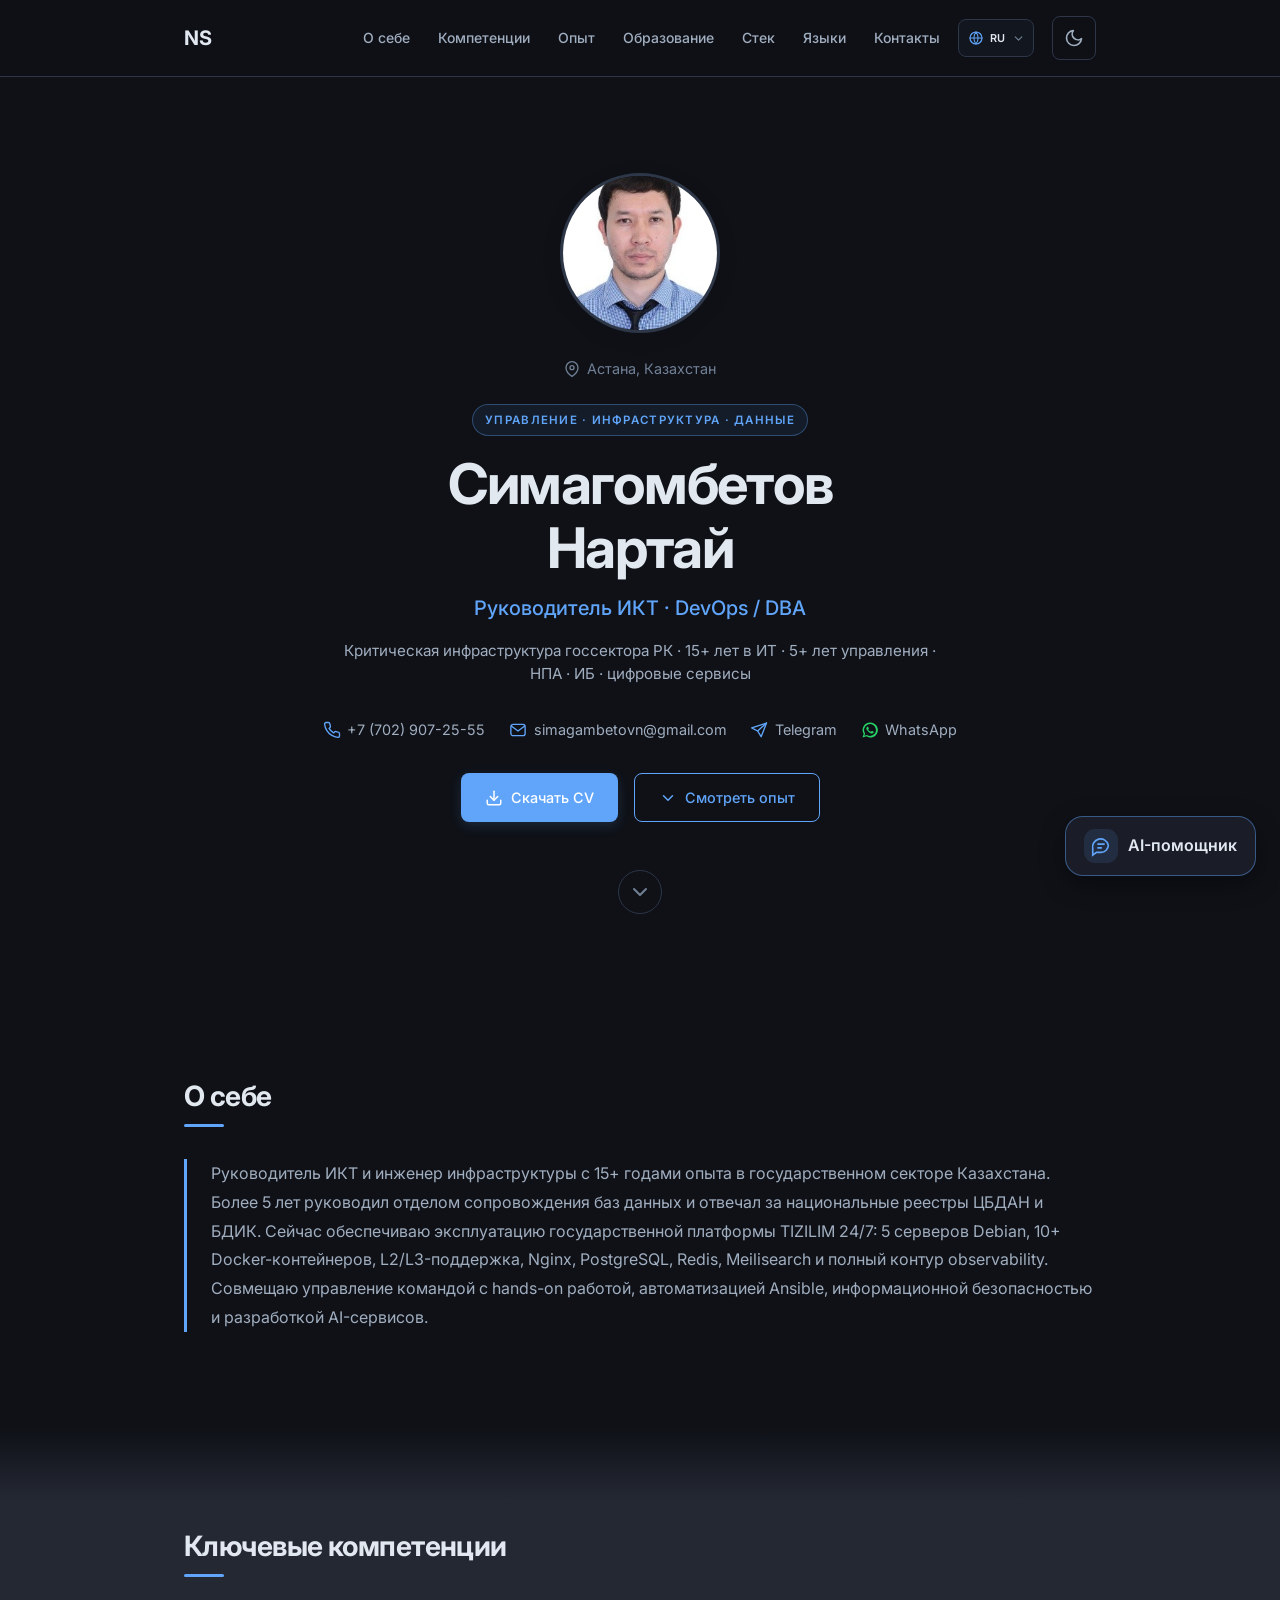
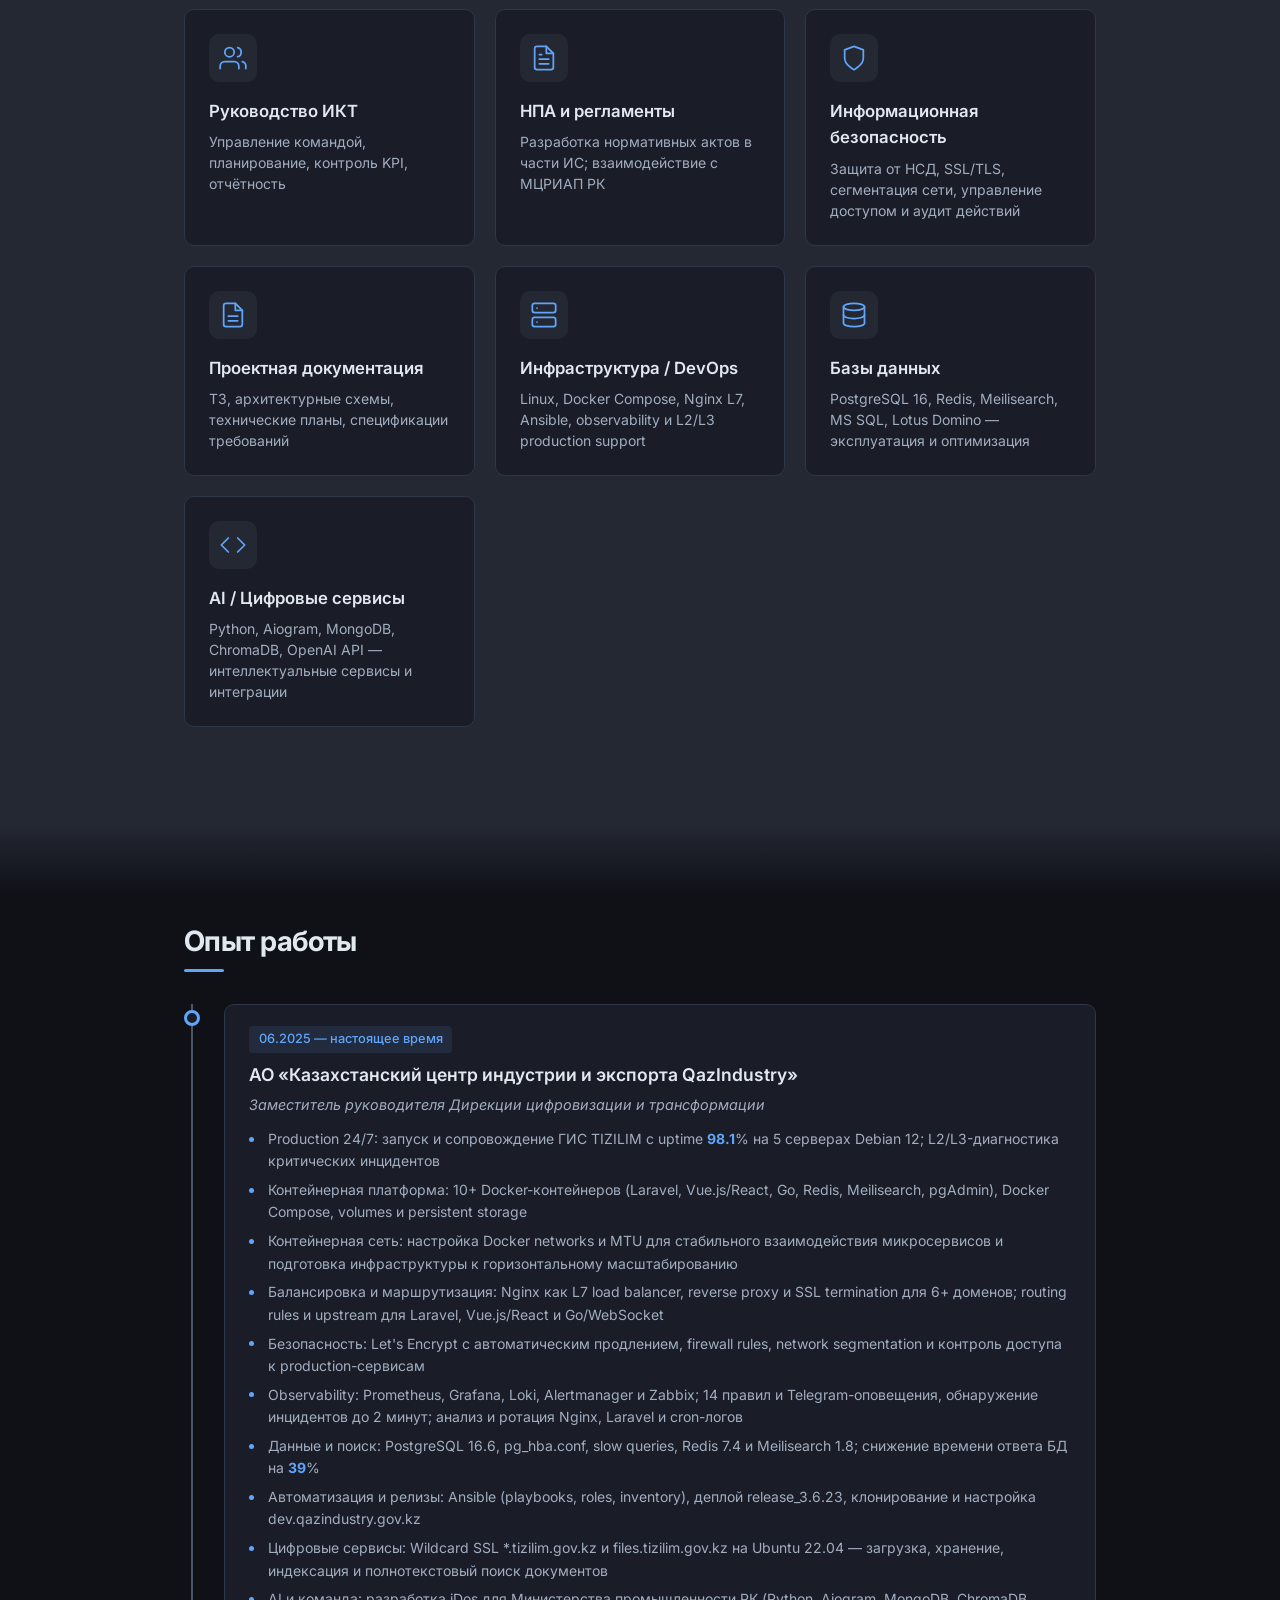
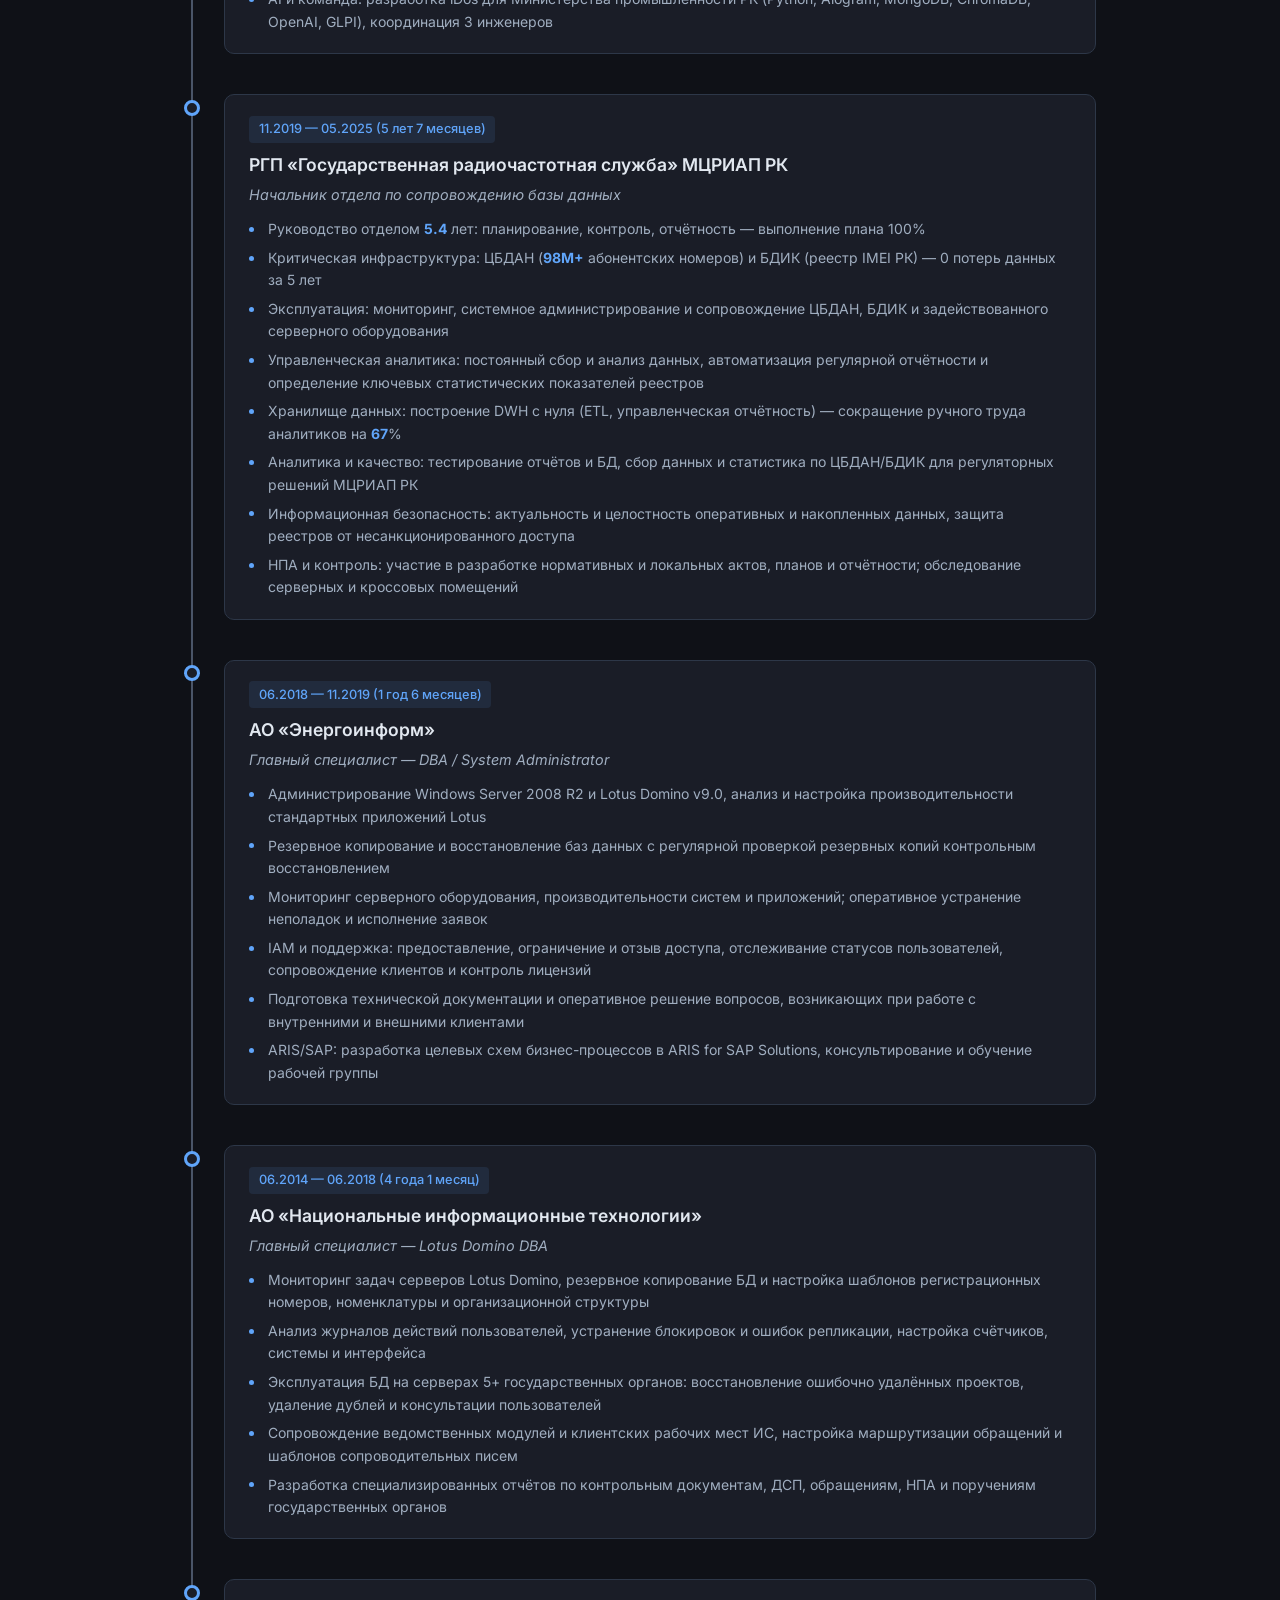
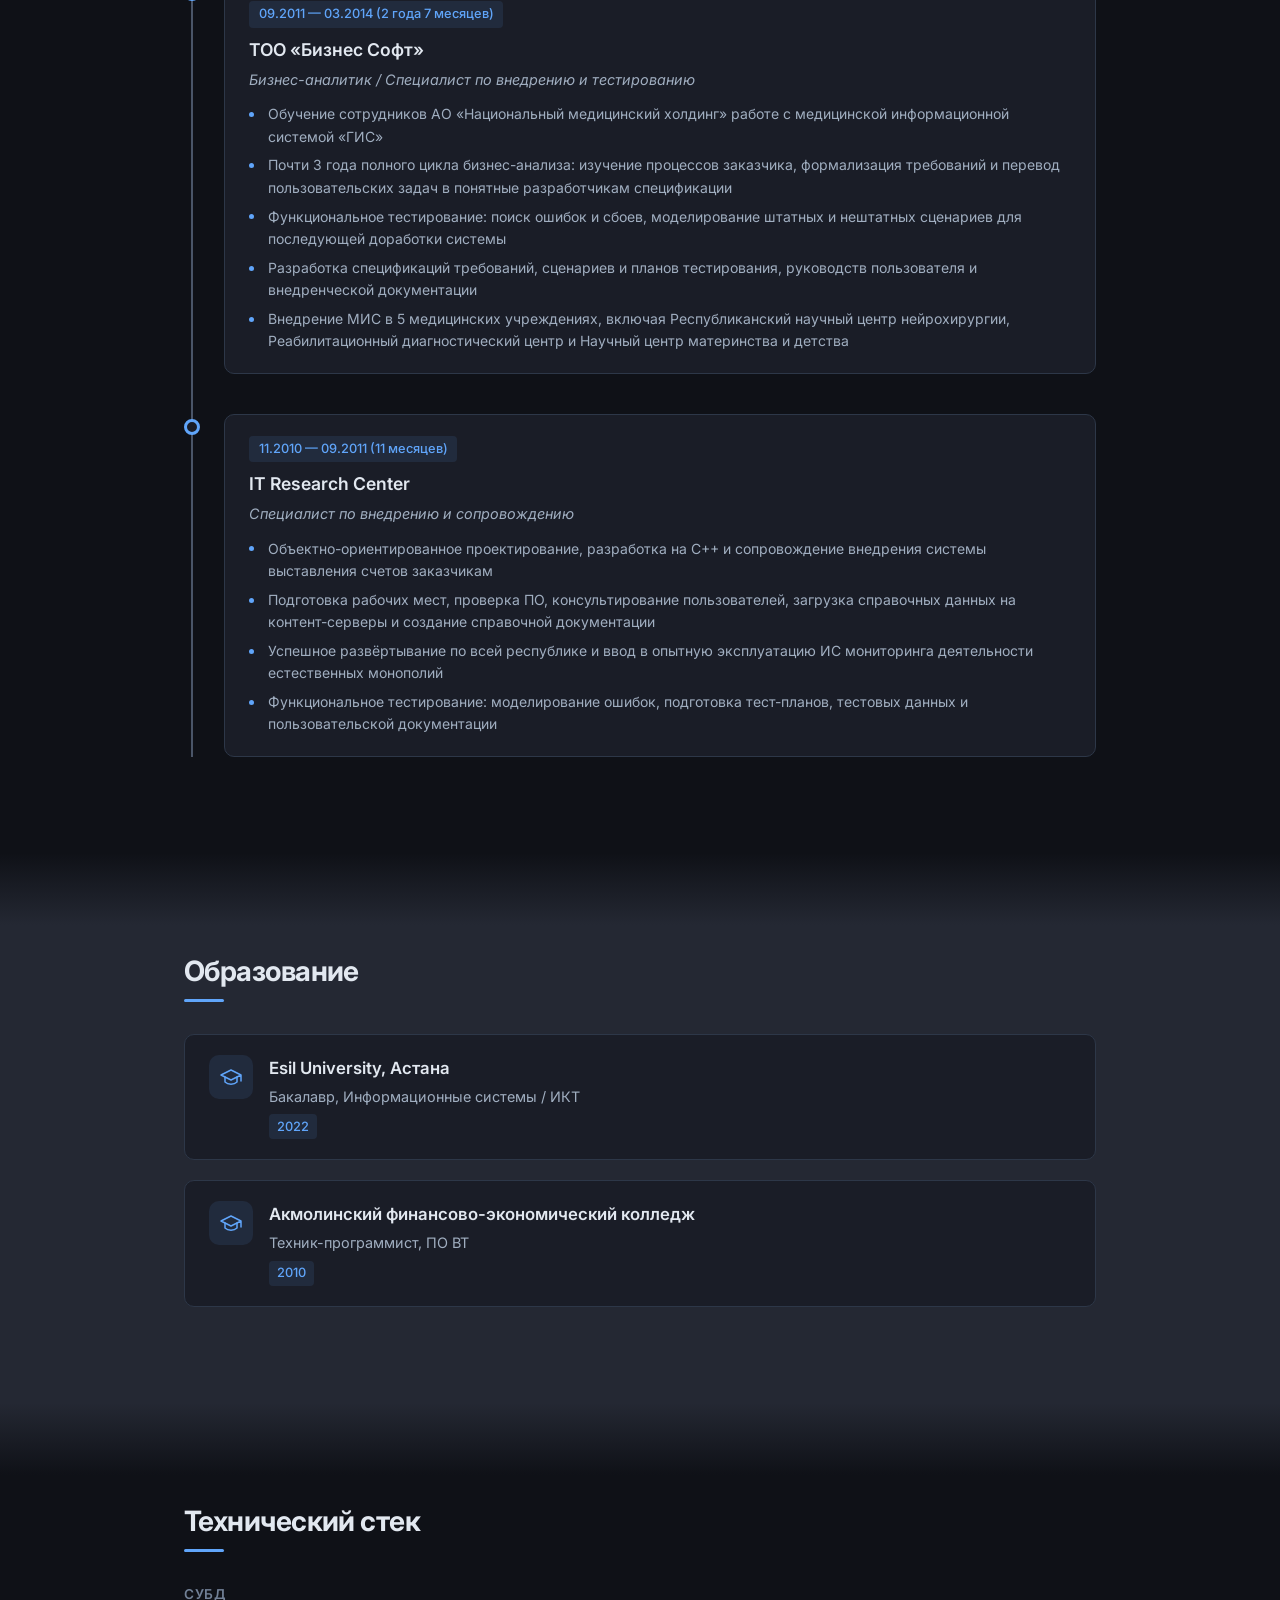
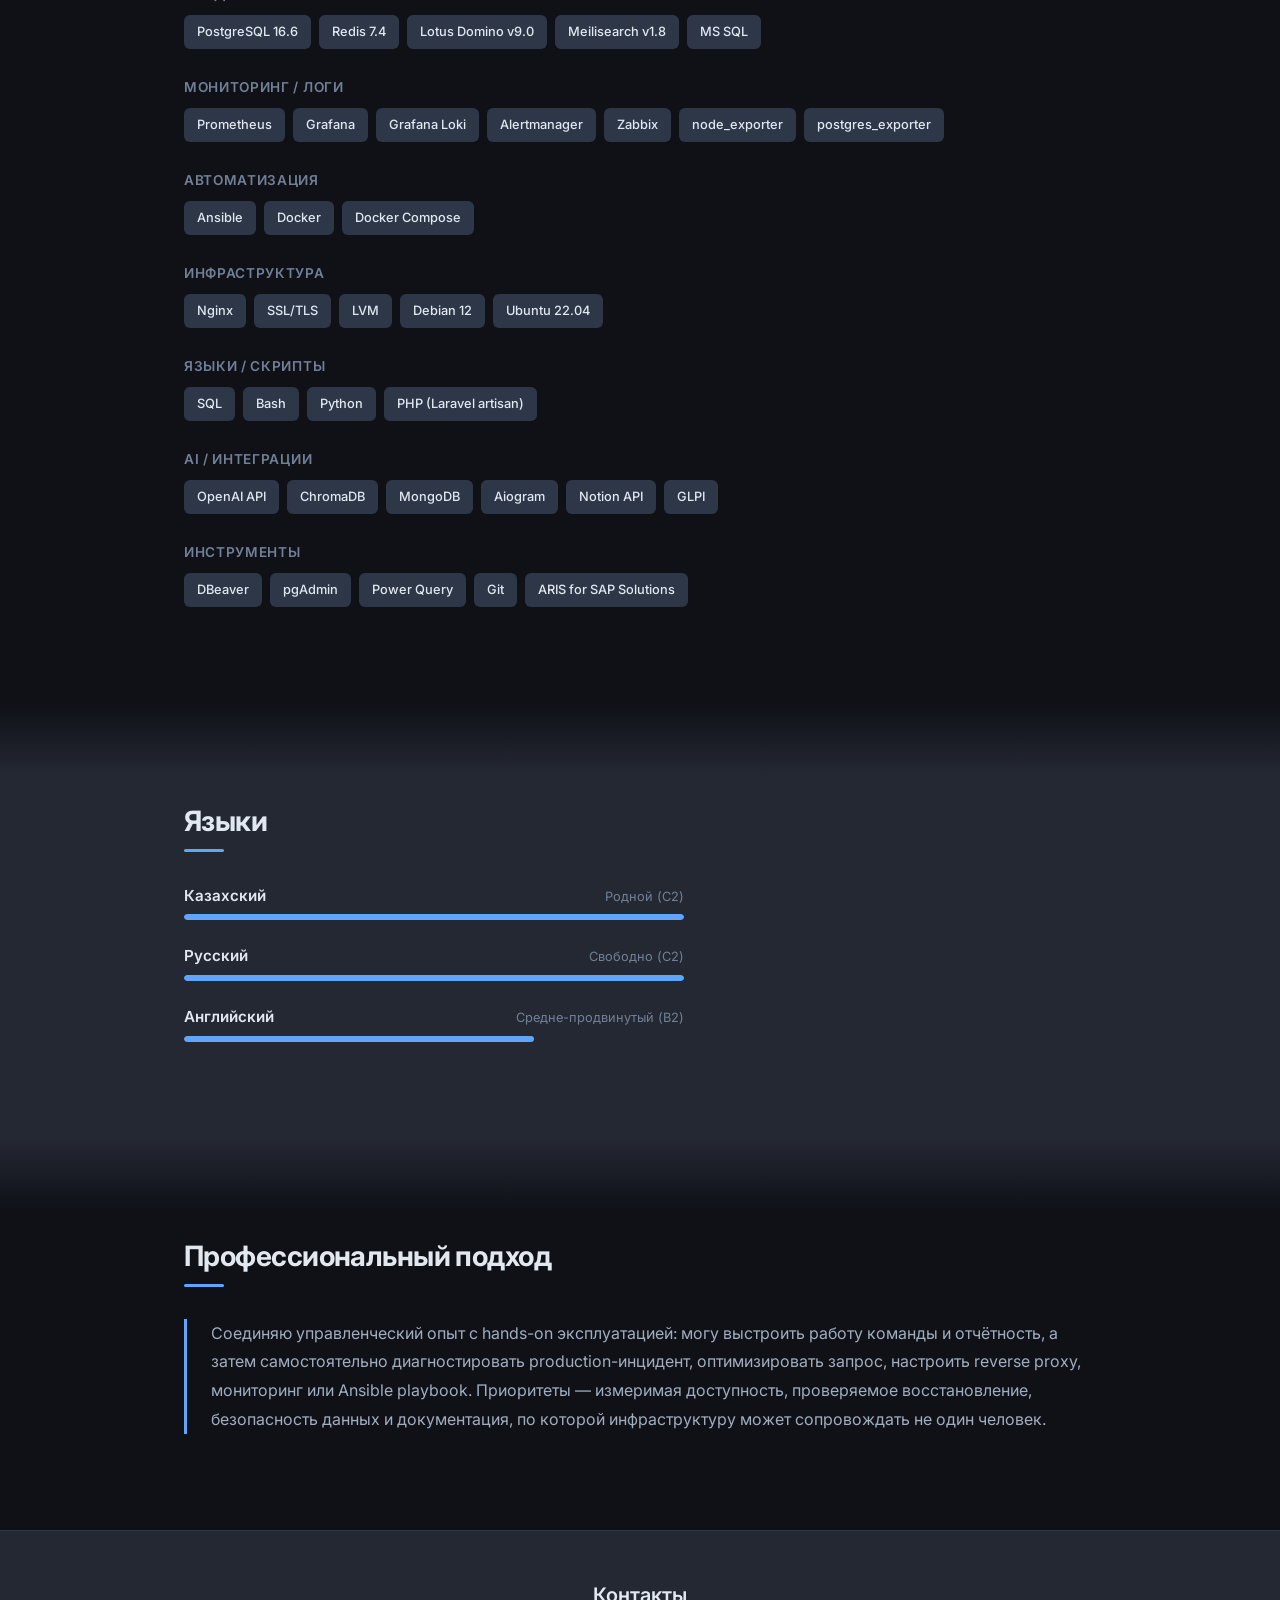
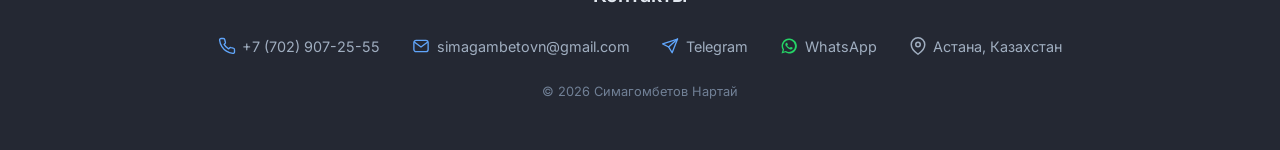
<file: index.html>
<!DOCTYPE html>
<html lang="ru" data-theme="dark">
<head>
  <meta charset="UTF-8">
  <meta name="viewport" content="width=device-width, initial-scale=1.0">
  <title>Симагомбетов Нартай — Руководитель ИКТ | DevOps / DBA</title>
  <meta name="description" content="Резюме Симагомбетова Нартая — руководитель ИКТ-подразделения, 15+ лет в госсекторе РК, DevOps, DBA, ИБ">
  <meta name="theme-color" content="#FAFBFC" media="(prefers-color-scheme: light)">
  <meta name="theme-color" content="#0F1117" media="(prefers-color-scheme: dark)">

  <link rel="icon" href="favicon.ico?v=6" sizes="any">
  <link rel="icon" href="assets/favicon-32.png?v=6" type="image/png" sizes="32x32">
  <link rel="icon" href="assets/favicon-192.png?v=6" type="image/png" sizes="192x192">
  <link rel="apple-touch-icon" href="assets/apple-touch-icon.png?v=6" sizes="180x180">
  <link rel="canonical" href="https://nartayyy.github.io/">

  <meta property="og:title" content="Симагомбетов Нартай — Руководитель ИКТ | DevOps / DBA">
  <meta property="og:description" content="Резюме Симагомбетова Нартая — руководитель ИКТ-подразделения, 15+ лет в госсекторе РК, DevOps, DBA, ИБ">
  <meta property="og:image" content="https://nartayyy.github.io/assets/Nartay.jpg">
  <meta property="og:image:alt" content="Симагомбетов Нартай">
  <meta property="og:url" content="https://nartayyy.github.io/">
  <meta property="og:type" content="website">
  <meta name="twitter:card" content="summary">
  <meta name="twitter:image:alt" content="Симагомбетов Нартай">

  <link rel="preconnect" href="https://fonts.googleapis.com">
  <link rel="preconnect" href="https://fonts.gstatic.com" crossorigin>
  <link href="https://fonts.googleapis.com/css2?family=Inter:wght@400;500;600;700&display=swap" rel="stylesheet">

  <link rel="stylesheet" href="styles.css?v=6">
  <link rel="stylesheet" href="assistant.css?v=246d0606">

  <script>
    (function() {
      const saved = localStorage.getItem('theme');
      if (saved) {
        document.documentElement.setAttribute('data-theme', saved);
      } else if (window.matchMedia('(prefers-color-scheme: dark)').matches) {
        document.documentElement.setAttribute('data-theme', 'dark');
      }
    })();
  </script>
</head>
<body>
  <a class="skip-link" href="#about" data-content="skipLink:0">Перейти к содержимому</a>

  <div class="scroll-progress" id="scrollProgress"></div>

  <nav class="navbar" id="navbar" role="navigation" aria-label="Основная навигация">
    <div class="container navbar__inner">
      <a href="#hero" class="navbar__logo">NS</a>
      <div class="navbar__menu" id="navMenu">
        <a href="#about" class="navbar__link" data-content="navigation:0">О себе</a>
        <a href="#competencies" class="navbar__link" data-content="navigation:1">Компетенции</a>
        <a href="#experience" class="navbar__link" data-content="navigation:2">Опыт</a>
        <a href="#education" class="navbar__link" data-content="navigation:3">Образование</a>
        <a href="#techstack" class="navbar__link" data-content="navigation:4">Стек</a>
        <a href="#languages" class="navbar__link" data-content="navigation:5">Языки</a>
        <a href="#contacts" class="navbar__link" data-content="navigation:6">Контакты</a>
      </div>
      <div class="navbar__actions">
        <div class="language-switcher" id="languageSwitcher">
          <button class="language-switcher__toggle" id="languageToggle" type="button" aria-haspopup="listbox" aria-expanded="false" aria-controls="languageMenu" aria-label="Выбор языка">
            <svg class="language-switcher__globe" width="16" height="16" viewBox="0 0 24 24" fill="none" stroke="currentColor" stroke-width="1.8" stroke-linecap="round" stroke-linejoin="round" aria-hidden="true"><circle cx="12" cy="12" r="9"/><path d="M3 12h18M12 3a15 15 0 0 1 0 18M12 3a15 15 0 0 0 0 18"/></svg>
            <span id="currentLanguage">RU</span>
            <svg class="language-switcher__chevron" width="13" height="13" viewBox="0 0 24 24" fill="none" stroke="currentColor" stroke-width="2" stroke-linecap="round" stroke-linejoin="round" aria-hidden="true"><path d="m6 9 6 6 6-6"/></svg>
          </button>
          <div class="language-switcher__menu" id="languageMenu" role="listbox" aria-label="Выбор языка" hidden>
            <button class="language-switcher__option active" type="button" role="option" data-lang="ru" aria-selected="true">RU</button>
            <button class="language-switcher__option" type="button" role="option" data-lang="kk" aria-selected="false">KZ</button>
            <button class="language-switcher__option" type="button" role="option" data-lang="en" aria-selected="false">EN</button>
          </div>
        </div>
        <button class="theme-toggle" id="themeToggle" aria-label="Переключить тему">
          <svg class="icon icon--sun" width="20" height="20" viewBox="0 0 24 24" fill="none" stroke="currentColor" stroke-width="2" stroke-linecap="round" stroke-linejoin="round"><circle cx="12" cy="12" r="5"/><line x1="12" y1="1" x2="12" y2="3"/><line x1="12" y1="21" x2="12" y2="23"/><line x1="4.22" y1="4.22" x2="5.64" y2="5.64"/><line x1="18.36" y1="18.36" x2="19.78" y2="19.78"/><line x1="1" y1="12" x2="3" y2="12"/><line x1="21" y1="12" x2="23" y2="12"/><line x1="4.22" y1="19.78" x2="5.64" y2="18.36"/><line x1="18.36" y1="5.64" x2="19.78" y2="4.22"/></svg>
          <svg class="icon icon--moon" width="20" height="20" viewBox="0 0 24 24" fill="none" stroke="currentColor" stroke-width="2" stroke-linecap="round" stroke-linejoin="round"><path d="M21 12.79A9 9 0 1 1 11.21 3 7 7 0 0 0 21 12.79z"/></svg>
        </button>
        <button class="navbar__toggle" id="navToggle" aria-expanded="false" aria-controls="navMenu" aria-label="Открыть меню">
          <svg class="icon icon--menu" width="24" height="24" viewBox="0 0 24 24" fill="none" stroke="currentColor" stroke-width="2" stroke-linecap="round" stroke-linejoin="round"><line x1="3" y1="6" x2="21" y2="6"/><line x1="3" y1="12" x2="21" y2="12"/><line x1="3" y1="18" x2="21" y2="18"/></svg>
          <svg class="icon icon--close" width="24" height="24" viewBox="0 0 24 24" fill="none" stroke="currentColor" stroke-width="2" stroke-linecap="round" stroke-linejoin="round"><line x1="18" y1="6" x2="6" y2="18"/><line x1="6" y1="6" x2="18" y2="18"/></svg>
        </button>
      </div>
    </div>
  </nav>

  <main>
    <header class="hero" id="hero">
      <div class="container hero__content">
        <div class="hero__photo fade-in">
          <img src="assets/Nartay.jpg" alt="Симагомбетов Нартай" width="160" height="160" fetchpriority="high">
        </div>
        <p class="hero__location fade-in">
          <svg width="16" height="16" viewBox="0 0 24 24" fill="none" stroke="currentColor" stroke-width="2" stroke-linecap="round" stroke-linejoin="round"><path d="M21 10c0 7-9 13-9 13s-9-6-9-13a9 9 0 0 1 18 0z"/><circle cx="12" cy="10" r="3"/></svg>
          <span class="location-text" data-content="location:0">Астана, Казахстан</span>
        </p>
        <p class="hero__eyebrow" data-content="eyebrow:0">Управление · Инфраструктура · Данные</p>
        <h1 class="hero__name" data-content="name:0">Симагомбетов<br>Нартай</h1>
        <p class="hero__position" data-content="position:0">Руководитель ИКТ · DevOps / DBA</p>
        <p class="hero__tagline" data-content="tagline:0">Критическая инфраструктура госсектора РК · 15+ лет в ИТ · 5+ лет управления · НПА · ИБ · цифровые сервисы</p>
        <div class="hero__contacts">
          <a href="tel:+77029072555" class="hero__contact">
            <svg class="contact-icon" width="18" height="18" viewBox="0 0 24 24" fill="none" stroke="currentColor" stroke-width="1.8" stroke-linecap="round" stroke-linejoin="round" aria-hidden="true"><path d="M22 16.92v3a2 2 0 0 1-2.18 2 19.79 19.79 0 0 1-8.63-3.07 19.5 19.5 0 0 1-6-6 19.79 19.79 0 0 1-3.07-8.67A2 2 0 0 1 4.11 2h3a2 2 0 0 1 2 1.72 12.84 12.84 0 0 0 .7 2.81 2 2 0 0 1-.45 2.11L8.09 9.91a16 16 0 0 0 6 6l1.27-1.27a2 2 0 0 1 2.11-.45 12.84 12.84 0 0 0 2.81.7A2 2 0 0 1 22 16.92z"/></svg>
            +7 (702) 907-25-55
          </a>
          <a href="mailto:simagambetovn@gmail.com" class="hero__contact">
            <svg class="contact-icon" width="18" height="18" viewBox="0 0 24 24" fill="none" stroke="currentColor" stroke-width="1.8" stroke-linecap="round" stroke-linejoin="round" aria-hidden="true"><rect x="2.5" y="4.5" width="19" height="15" rx="3"/><path d="m3.5 7 8.5 6.3L20.5 7"/></svg>
            simagambetovn@gmail.com
          </a>
          <a href="https://t.me/NartayYy" class="hero__contact" target="_blank" rel="noopener noreferrer">
            <svg class="contact-icon contact-icon--telegram" width="18" height="18" viewBox="0 0 24 24" fill="none" stroke="currentColor" stroke-width="1.8" stroke-linecap="round" stroke-linejoin="round" aria-hidden="true"><path d="m21 3-7.8 18-4.4-7.8L1 8.8 21 3Z"/><path d="M8.8 13.2 21 3"/></svg>
            Telegram
          </a>
          <a href="https://wa.me/77029072555" class="hero__contact" target="_blank" rel="noopener noreferrer">
            <svg class="contact-icon contact-icon--whatsapp" width="18" height="18" viewBox="0 0 24 24" fill="currentColor" aria-hidden="true"><path d="M12.04 2a9.84 9.84 0 0 0-8.43 14.91L2 22l5.23-1.58A9.97 9.97 0 1 0 12.04 2Zm0 17.95a8.06 8.06 0 0 1-4.1-1.12l-.3-.18-3.1.94.96-3.02-.2-.31a7.92 7.92 0 1 1 6.74 3.69Zm4.4-5.94c-.24-.12-1.43-.7-1.65-.78-.22-.08-.38-.12-.54.12-.16.24-.62.78-.76.94-.14.16-.28.18-.52.06-.24-.12-1.02-.37-1.94-1.19a7.25 7.25 0 0 1-1.34-1.66c-.14-.24-.02-.37.1-.49.11-.11.24-.28.36-.42.12-.14.16-.24.24-.4.08-.16.04-.3-.02-.42-.06-.12-.54-1.3-.74-1.78-.2-.47-.4-.4-.54-.41h-.46a.88.88 0 0 0-.64.3c-.22.24-.84.82-.84 2s.86 2.32.98 2.48c.12.16 1.7 2.59 4.11 3.63.57.25 1.02.4 1.37.51.58.18 1.1.16 1.51.1.46-.07 1.43-.59 1.63-1.15.2-.57.2-1.05.14-1.15-.06-.1-.22-.16-.46-.28Z"/></svg>
            WhatsApp
          </a>
        </div>
        <div class="hero__actions">
          <a href="assets/cv.pdf?v=8b46d6fe" download="Симагамбетов_Нартай_CV.pdf" class="btn btn--primary">
            <svg width="18" height="18" viewBox="0 0 24 24" fill="none" stroke="currentColor" stroke-width="2" stroke-linecap="round" stroke-linejoin="round"><path d="M21 15v4a2 2 0 0 1-2 2H5a2 2 0 0 1-2-2v-4"/><polyline points="7 10 12 15 17 10"/><line x1="12" y1="15" x2="12" y2="3"/></svg>
            <span class="download-label" data-content="downloadLabel:0">Скачать CV</span>
          </a>
          <a href="#experience" class="btn btn--secondary">
            <svg width="18" height="18" viewBox="0 0 24 24" fill="none" stroke="currentColor" stroke-width="2" stroke-linecap="round" stroke-linejoin="round" aria-hidden="true"><path d="M6 9l6 6 6-6"/></svg>
            <span class="experience-label" data-content="experienceLabel:0">Смотреть опыт</span>
          </a>
        </div>
        <a href="#about" class="hero__scroll" aria-label="Прокрутить вниз">
          <svg width="24" height="24" viewBox="0 0 24 24" fill="none" stroke="currentColor" stroke-width="2" stroke-linecap="round" stroke-linejoin="round"><polyline points="6 9 12 15 18 9"/></svg>
        </a>
      </div>
    </header>

    <section class="section" id="about" aria-labelledby="about-heading">
      <div class="container">
        <h2 class="section__title fade-in" id="about-heading" data-content="sectionTitles:0">О себе</h2>
        <div class="about__content fade-in">
          <p data-content="about:0">Руководитель ИКТ и инженер инфраструктуры с 15+ годами опыта в государственном секторе Казахстана. Более 5 лет руководил отделом сопровождения баз данных и отвечал за национальные реестры ЦБДАН и БДИК. Сейчас обеспечиваю эксплуатацию государственной платформы TIZILIM 24/7: 5 серверов Debian, 10+ Docker-контейнеров, L2/L3-поддержка, Nginx, PostgreSQL, Redis, Meilisearch и полный контур observability. Совмещаю управление командой с hands-on работой, автоматизацией Ansible, информационной безопасностью и разработкой AI-сервисов.</p>
        </div>
      </div>
    </section>

    <section class="section section--alt" id="competencies" aria-labelledby="comp-heading">
      <div class="container">
        <h2 class="section__title fade-in" id="comp-heading" data-content="sectionTitles:1">Ключевые компетенции</h2>
        <div class="competencies__grid">
          <div class="card fade-in">
            <div class="card__icon">
              <svg width="28" height="28" viewBox="0 0 24 24" fill="none" stroke="currentColor" stroke-width="1.5" stroke-linecap="round" stroke-linejoin="round"><path d="M17 21v-2a4 4 0 0 0-4-4H5a4 4 0 0 0-4 4v2"/><circle cx="9" cy="7" r="4"/><path d="M23 21v-2a4 4 0 0 0-3-3.87"/><path d="M16 3.13a4 4 0 0 1 0 7.75"/></svg>
            </div>
            <h3 class="card__title" data-content="competencyTitles:0">Руководство ИКТ</h3>
            <p class="card__text" data-content="competencyDescriptions:0">Управление командой, планирование, контроль KPI, отчётность</p>
          </div>
          <div class="card fade-in">
            <div class="card__icon">
              <svg width="28" height="28" viewBox="0 0 24 24" fill="none" stroke="currentColor" stroke-width="1.5" stroke-linecap="round" stroke-linejoin="round"><path d="M14 2H6a2 2 0 0 0-2 2v16a2 2 0 0 0 2 2h12a2 2 0 0 0 2-2V8z"/><polyline points="14 2 14 8 20 8"/><line x1="16" y1="13" x2="8" y2="13"/><line x1="16" y1="17" x2="8" y2="17"/><polyline points="10 9 9 9 8 9"/></svg>
            </div>
            <h3 class="card__title" data-content="competencyTitles:1">НПА и регламенты</h3>
            <p class="card__text" data-content="competencyDescriptions:1">Разработка нормативных актов в части ИС; взаимодействие с МЦРИАП РК</p>
          </div>
          <div class="card fade-in">
            <div class="card__icon">
              <svg width="28" height="28" viewBox="0 0 24 24" fill="none" stroke="currentColor" stroke-width="1.5" stroke-linecap="round" stroke-linejoin="round"><path d="M12 22s8-4 8-10V5l-8-3-8 3v7c0 6 8 10 8 10z"/></svg>
            </div>
            <h3 class="card__title" data-content="competencyTitles:2">Информационная безопасность</h3>
            <p class="card__text" data-content="competencyDescriptions:2">Защита от НСД, SSL/TLS, сегментация сети, управление доступом и аудит действий</p>
          </div>
          <div class="card fade-in">
            <div class="card__icon">
              <svg width="28" height="28" viewBox="0 0 24 24" fill="none" stroke="currentColor" stroke-width="1.5" stroke-linecap="round" stroke-linejoin="round"><path d="M14 2H6a2 2 0 0 0-2 2v16a2 2 0 0 0 2 2h12a2 2 0 0 0 2-2V8z"/><polyline points="14 2 14 8 20 8"/><line x1="16" y1="13" x2="8" y2="13"/><line x1="16" y1="17" x2="8" y2="17"/></svg>
            </div>
            <h3 class="card__title" data-content="competencyTitles:3">Проектная документация</h3>
            <p class="card__text" data-content="competencyDescriptions:3">ТЗ, архитектурные схемы, технические планы, спецификации требований</p>
          </div>
          <div class="card fade-in">
            <div class="card__icon">
              <svg width="28" height="28" viewBox="0 0 24 24" fill="none" stroke="currentColor" stroke-width="1.5" stroke-linecap="round" stroke-linejoin="round"><rect x="2" y="2" width="20" height="8" rx="2" ry="2"/><rect x="2" y="14" width="20" height="8" rx="2" ry="2"/><line x1="6" y1="6" x2="6.01" y2="6"/><line x1="6" y1="18" x2="6.01" y2="18"/></svg>
            </div>
            <h3 class="card__title" data-content="competencyTitles:4">Инфраструктура / DevOps</h3>
            <p class="card__text" data-content="competencyDescriptions:4">Linux, Docker Compose, Nginx L7, Ansible, observability и L2/L3 production support</p>
          </div>
          <div class="card fade-in">
            <div class="card__icon">
              <svg width="28" height="28" viewBox="0 0 24 24" fill="none" stroke="currentColor" stroke-width="1.5" stroke-linecap="round" stroke-linejoin="round"><ellipse cx="12" cy="5" rx="9" ry="3"/><path d="M21 12c0 1.66-4 3-9 3s-9-1.34-9-3"/><path d="M3 5v14c0 1.66 4 3 9 3s9-1.34 9-3V5"/></svg>
            </div>
            <h3 class="card__title" data-content="competencyTitles:5">Базы данных</h3>
            <p class="card__text" data-content="competencyDescriptions:5">PostgreSQL 16, Redis, Meilisearch, MS SQL, Lotus Domino — эксплуатация и оптимизация</p>
          </div>
          <div class="card fade-in">
            <div class="card__icon">
              <svg width="28" height="28" viewBox="0 0 24 24" fill="none" stroke="currentColor" stroke-width="1.5" stroke-linecap="round" stroke-linejoin="round"><polyline points="16 18 22 12 16 6"/><polyline points="8 6 2 12 8 18"/></svg>
            </div>
            <h3 class="card__title" data-content="competencyTitles:6">AI / Цифровые сервисы</h3>
            <p class="card__text" data-content="competencyDescriptions:6">Python, Aiogram, MongoDB, ChromaDB, OpenAI API — интеллектуальные сервисы и интеграции</p>
          </div>
        </div>
      </div>
    </section>

    <section class="section" id="experience" aria-labelledby="exp-heading">
      <div class="container">
        <h2 class="section__title fade-in" id="exp-heading" data-content="sectionTitles:2">Опыт работы</h2>
        <div class="timeline" id="timeline">
          <div class="timeline__line" id="timelineLine"></div>

          <article class="timeline__item fade-in">
            <div class="timeline__dot timeline__dot--active"></div>
            <div class="timeline__content">
              <span class="timeline__date" data-content="experienceDates:0">06.2025 — настоящее время</span>
              <h3 class="timeline__company" data-content="experienceCompanies:0">АО &laquo;Казахстанский центр индустрии и экспорта QazIndustry&raquo;</h3>
              <p class="timeline__role" data-content="experienceRoles:0">Заместитель руководителя Дирекции цифровизации и трансформации</p>
              <ul class="timeline__list" data-content="experienceDetails:0"><li>Production 24/7: запуск и сопровождение ГИС TIZILIM с uptime <span class="counter" data-target="99.9" data-decimals="1">0</span>% на 5 серверах Debian 12; L2/L3-диагностика критических инцидентов</li><li>Контейнерная платформа: 10+ Docker-контейнеров (Laravel, Vue.js/React, Go, Redis, Meilisearch, pgAdmin), Docker Compose, volumes и persistent storage</li><li>Контейнерная сеть: настройка Docker networks и MTU для стабильного взаимодействия микросервисов и подготовка инфраструктуры к горизонтальному масштабированию</li><li>Балансировка и маршрутизация: Nginx как L7 load balancer, reverse proxy и SSL termination для 6+ доменов; routing rules и upstream для Laravel, Vue.js/React и Go/WebSocket</li><li>Безопасность: Let's Encrypt с автоматическим продлением, firewall rules, network segmentation и контроль доступа к production-сервисам</li><li>Observability: Prometheus, Grafana, Loki, Alertmanager и Zabbix; 14 правил и Telegram-оповещения, обнаружение инцидентов до 2 минут; анализ и ротация Nginx, Laravel и cron-логов</li><li>Данные и поиск: PostgreSQL 16.6, pg_hba.conf, slow queries, Redis 7.4 и Meilisearch 1.8; снижение времени ответа БД на <span class="counter" data-target="40" data-decimals="0">0</span>%</li><li>Автоматизация и релизы: Ansible (playbooks, roles, inventory), деплой release_3.6.23, клонирование и настройка dev.qazindustry.gov.kz</li><li>Цифровые сервисы: Wildcard SSL *.tizilim.gov.kz и files.tizilim.gov.kz на Ubuntu 22.04 — загрузка, хранение, индексация и полнотекстовый поиск документов</li><li>AI и команда: разработка iDos для Министерства промышленности РК (Python, Aiogram, MongoDB, ChromaDB, OpenAI, GLPI), координация 3 инженеров</li></ul>
            </div>
          </article>

          <article class="timeline__item fade-in">
            <div class="timeline__dot"></div>
            <div class="timeline__content">
              <span class="timeline__date" data-content="experienceDates:1">11.2019 — 05.2025 (5 лет 7 месяцев)</span>
              <h3 class="timeline__company" data-content="experienceCompanies:1">РГП &laquo;Государственная радиочастотная служба&raquo; МЦРИАП РК</h3>
              <p class="timeline__role" data-content="experienceRoles:1">Начальник отдела по сопровождению базы данных</p>
              <ul class="timeline__list" data-content="experienceDetails:1"><li>Руководство отделом <span class="counter" data-target="5.5" data-decimals="1">0</span> лет: планирование, контроль, отчётность — выполнение плана 100%</li><li>Критическая инфраструктура: ЦБДАН (<span class="counter" data-target="100" data-decimals="0" data-suffix="M+">0</span> абонентских номеров) и БДИК (реестр IMEI РК) — 0 потерь данных за 5 лет</li><li>Эксплуатация: мониторинг, системное администрирование и сопровождение ЦБДАН, БДИК и задействованного серверного оборудования</li><li>Управленческая аналитика: постоянный сбор и анализ данных, автоматизация регулярной отчётности и определение ключевых статистических показателей реестров</li><li>Хранилище данных: построение DWH с нуля (ETL, управленческая отчётность) — сокращение ручного труда аналитиков на <span class="counter" data-target="70" data-decimals="0">0</span>%</li><li>Аналитика и качество: тестирование отчётов и БД, сбор данных и статистика по ЦБДАН/БДИК для регуляторных решений МЦРИАП РК</li><li>Информационная безопасность: актуальность и целостность оперативных и накопленных данных, защита реестров от несанкционированного доступа</li><li>НПА и контроль: участие в разработке нормативных и локальных актов, планов и отчётности; обследование серверных и кроссовых помещений</li></ul>
            </div>
          </article>

          <article class="timeline__item fade-in">
            <div class="timeline__dot"></div>
            <div class="timeline__content">
              <span class="timeline__date" data-content="experienceDates:2">06.2018 — 11.2019 (1 год 6 месяцев)</span>
              <h3 class="timeline__company" data-content="experienceCompanies:2">АО &laquo;Энергоинформ&raquo;</h3>
              <p class="timeline__role" data-content="experienceRoles:2">Главный специалист — DBA / System Administrator</p>
              <ul class="timeline__list" data-content="experienceDetails:2"><li>Администрирование Windows Server 2008 R2 и Lotus Domino v9.0, анализ и настройка производительности стандартных приложений Lotus</li><li>Резервное копирование и восстановление баз данных с регулярной проверкой резервных копий контрольным восстановлением</li><li>Мониторинг серверного оборудования, производительности систем и приложений; оперативное устранение неполадок и исполнение заявок</li><li>IAM и поддержка: предоставление, ограничение и отзыв доступа, отслеживание статусов пользователей, сопровождение клиентов и контроль лицензий</li><li>Подготовка технической документации и оперативное решение вопросов, возникающих при работе с внутренними и внешними клиентами</li><li>ARIS/SAP: разработка целевых схем бизнес-процессов в ARIS for SAP Solutions, консультирование и обучение рабочей группы</li></ul>
            </div>
          </article>

          <article class="timeline__item fade-in">
            <div class="timeline__dot"></div>
            <div class="timeline__content">
              <span class="timeline__date" data-content="experienceDates:3">06.2014 — 06.2018 (4 года 1 месяц)</span>
              <h3 class="timeline__company" data-content="experienceCompanies:3">АО &laquo;Национальные информационные технологии&raquo;</h3>
              <p class="timeline__role" data-content="experienceRoles:3">Главный специалист — Lotus Domino DBA</p>
              <ul class="timeline__list" data-content="experienceDetails:3"><li>Мониторинг задач серверов Lotus Domino, резервное копирование БД и настройка шаблонов регистрационных номеров, номенклатуры и организационной структуры</li><li>Анализ журналов действий пользователей, устранение блокировок и ошибок репликации, настройка счётчиков, системы и интерфейса</li><li>Эксплуатация БД на серверах 5+ государственных органов: восстановление ошибочно удалённых проектов, удаление дублей и консультации пользователей</li><li>Сопровождение ведомственных модулей и клиентских рабочих мест ИС, настройка маршрутизации обращений и шаблонов сопроводительных писем</li><li>Разработка специализированных отчётов по контрольным документам, ДСП, обращениям, НПА и поручениям государственных органов</li></ul>
            </div>
          </article>

          <article class="timeline__item fade-in">
            <div class="timeline__dot"></div>
            <div class="timeline__content">
              <span class="timeline__date" data-content="experienceDates:4">09.2011 — 03.2014 (2 года 7 месяцев)</span>
              <h3 class="timeline__company" data-content="experienceCompanies:4">ТОО &laquo;Бизнес Софт&raquo;</h3>
              <p class="timeline__role" data-content="experienceRoles:4">Бизнес-аналитик / Специалист по внедрению и тестированию</p>
              <ul class="timeline__list" data-content="experienceDetails:4"><li>Обучение сотрудников АО &laquo;Национальный медицинский холдинг&raquo; работе с медицинской информационной системой &laquo;ГИС&raquo;</li><li>Почти 3 года полного цикла бизнес-анализа: изучение процессов заказчика, формализация требований и перевод пользовательских задач в понятные разработчикам спецификации</li><li>Функциональное тестирование: поиск ошибок и сбоев, моделирование штатных и нештатных сценариев для последующей доработки системы</li><li>Разработка спецификаций требований, сценариев и планов тестирования, руководств пользователя и внедренческой документации</li><li>Внедрение МИС в 5 медицинских учреждениях, включая Республиканский научный центр нейрохирургии, Реабилитационный диагностический центр и Научный центр материнства и детства</li></ul>
            </div>
          </article>

          <article class="timeline__item fade-in">
            <div class="timeline__dot"></div>
            <div class="timeline__content">
              <span class="timeline__date" data-content="experienceDates:5">11.2010 — 09.2011 (11 месяцев)</span>
              <h3 class="timeline__company" data-content="experienceCompanies:5">IT Research Center</h3>
              <p class="timeline__role" data-content="experienceRoles:5">Специалист по внедрению и сопровождению</p>
              <ul class="timeline__list" data-content="experienceDetails:5"><li>Объектно-ориентированное проектирование, разработка на C++ и сопровождение внедрения системы выставления счетов заказчикам</li><li>Подготовка рабочих мест, проверка ПО, консультирование пользователей, загрузка справочных данных на контент-серверы и создание справочной документации</li><li>Успешное развёртывание по всей республике и ввод в опытную эксплуатацию ИС мониторинга деятельности естественных монополий</li><li>Функциональное тестирование: моделирование ошибок, подготовка тест-планов, тестовых данных и пользовательской документации</li></ul>
            </div>
          </article>
        </div>
      </div>
    </section>

    <section class="section section--alt" id="education" aria-labelledby="edu-heading">
      <div class="container">
        <h2 class="section__title fade-in" id="edu-heading" data-content="sectionTitles:3">Образование</h2>
        <div class="education__list">
          <div class="education__item fade-in">
            <div class="education__icon">
              <svg width="24" height="24" viewBox="0 0 24 24" fill="none" stroke="currentColor" stroke-width="1.5" stroke-linecap="round" stroke-linejoin="round"><path d="M22 10v6M2 10l10-5 10 5-10 5z"/><path d="M6 12v5c3 3 9 3 12 0v-5"/></svg>
            </div>
            <div>
              <h3 class="education__title" data-content="educationTitles:0">Esil University, Астана</h3>
              <p class="education__detail" data-content="educationDetails:0">Бакалавр, Информационные системы / ИКТ</p>
              <span class="education__year">2022</span>
            </div>
          </div>
          <div class="education__item fade-in">
            <div class="education__icon">
              <svg width="24" height="24" viewBox="0 0 24 24" fill="none" stroke="currentColor" stroke-width="1.5" stroke-linecap="round" stroke-linejoin="round"><path d="M22 10v6M2 10l10-5 10 5-10 5z"/><path d="M6 12v5c3 3 9 3 12 0v-5"/></svg>
            </div>
            <div>
              <h3 class="education__title" data-content="educationTitles:1">Акмолинский финансово-экономический колледж</h3>
              <p class="education__detail" data-content="educationDetails:1">Техник-программист, ПО ВТ</p>
              <span class="education__year">2010</span>
            </div>
          </div>
        </div>
      </div>
    </section>

    <section class="section" id="techstack" aria-labelledby="tech-heading">
      <div class="container">
        <h2 class="section__title fade-in" id="tech-heading" data-content="sectionTitles:4">Технический стек</h2>
        <div class="techstack">
          <div class="techstack__group fade-in">
            <h3 class="techstack__category" data-content="stackCategories:0">СУБД</h3>
            <div class="techstack__tags"><span class="tag">PostgreSQL 16.6</span><span class="tag">Redis 7.4</span><span class="tag">Lotus Domino v9.0</span><span class="tag">Meilisearch v1.8</span><span class="tag">MS SQL</span></div>
          </div>
          <div class="techstack__group fade-in">
            <h3 class="techstack__category" data-content="stackCategories:1">Мониторинг / Логи</h3>
            <div class="techstack__tags"><span class="tag">Prometheus</span><span class="tag">Grafana</span><span class="tag">Grafana Loki</span><span class="tag">Alertmanager</span><span class="tag">Zabbix</span><span class="tag">node_exporter</span><span class="tag">postgres_exporter</span></div>
          </div>
          <div class="techstack__group fade-in">
            <h3 class="techstack__category" data-content="stackCategories:2">Автоматизация</h3>
            <div class="techstack__tags"><span class="tag">Ansible</span><span class="tag">Docker</span><span class="tag">Docker Compose</span></div>
          </div>
          <div class="techstack__group fade-in">
            <h3 class="techstack__category" data-content="stackCategories:3">Инфраструктура</h3>
            <div class="techstack__tags"><span class="tag">Nginx</span><span class="tag">SSL/TLS</span><span class="tag">LVM</span><span class="tag">Debian 12</span><span class="tag">Ubuntu 22.04</span></div>
          </div>
          <div class="techstack__group fade-in">
            <h3 class="techstack__category" data-content="stackCategories:4">Языки / Скрипты</h3>
            <div class="techstack__tags"><span class="tag">SQL</span><span class="tag">Bash</span><span class="tag">Python</span><span class="tag">PHP (Laravel artisan)</span></div>
          </div>
          <div class="techstack__group fade-in">
            <h3 class="techstack__category" data-content="stackCategories:5">AI / Интеграции</h3>
            <div class="techstack__tags"><span class="tag">OpenAI API</span><span class="tag">ChromaDB</span><span class="tag">MongoDB</span><span class="tag">Aiogram</span><span class="tag">Notion API</span><span class="tag">GLPI</span></div>
          </div>
          <div class="techstack__group fade-in">
            <h3 class="techstack__category" data-content="stackCategories:6">Инструменты</h3>
            <div class="techstack__tags"><span class="tag">DBeaver</span><span class="tag">pgAdmin</span><span class="tag">Power Query</span><span class="tag">Git</span><span class="tag">ARIS for SAP Solutions</span></div>
          </div>
        </div>
      </div>
    </section>

    <section class="section section--alt" id="languages" aria-labelledby="lang-heading">
      <div class="container">
        <h2 class="section__title fade-in" id="lang-heading" data-content="sectionTitles:5">Языки</h2>
        <div class="languages">
          <div class="language fade-in">
            <div class="language__info">
              <span class="language__name" data-content="languageNames:0">Казахский</span>
              <span class="language__level" data-content="languageLevels:0">Родной (C2)</span>
            </div>
            <div class="language__bar"><div class="language__fill" data-width="100"></div></div>
          </div>
          <div class="language fade-in">
            <div class="language__info">
              <span class="language__name" data-content="languageNames:1">Русский</span>
              <span class="language__level" data-content="languageLevels:1">Свободно (C2)</span>
            </div>
            <div class="language__bar"><div class="language__fill" data-width="100"></div></div>
          </div>
          <div class="language fade-in">
            <div class="language__info">
              <span class="language__name" data-content="languageNames:2">Английский</span>
              <span class="language__level" data-content="languageLevels:2">Средне-продвинутый (B2)</span>
            </div>
            <div class="language__bar"><div class="language__fill" data-width="70"></div></div>
          </div>
        </div>
      </div>
    </section>

    <section class="section" id="personal" aria-labelledby="personal-heading">
      <div class="container">
        <h2 class="section__title fade-in" id="personal-heading" data-content="sectionTitles:6">Профессиональный подход</h2>
        <div class="about__content fade-in">
          <p data-content="about:1">Соединяю управленческий опыт с hands-on эксплуатацией: могу выстроить работу команды и отчётность, а затем самостоятельно диагностировать production-инцидент, оптимизировать запрос, настроить reverse proxy, мониторинг или Ansible playbook. Приоритеты — измеримая доступность, проверяемое восстановление, безопасность данных и документация, по которой инфраструктуру может сопровождать не один человек.</p>
        </div>
      </div>
    </section>
  </main>

  <footer class="footer" id="contacts">
    <div class="container footer__inner">
      <h2 class="footer__title" data-content="contactTitle:0">Контакты</h2>
      <div class="footer__contacts">
        <a href="tel:+77029072555" class="footer__link">
          <svg class="contact-icon" width="18" height="18" viewBox="0 0 24 24" fill="none" stroke="currentColor" stroke-width="1.8" stroke-linecap="round" stroke-linejoin="round" aria-hidden="true"><path d="M22 16.92v3a2 2 0 0 1-2.18 2 19.79 19.79 0 0 1-8.63-3.07 19.5 19.5 0 0 1-6-6 19.79 19.79 0 0 1-3.07-8.67A2 2 0 0 1 4.11 2h3a2 2 0 0 1 2 1.72 12.84 12.84 0 0 0 .7 2.81 2 2 0 0 1-.45 2.11L8.09 9.91a16 16 0 0 0 6 6l1.27-1.27a2 2 0 0 1 2.11-.45 12.84 12.84 0 0 1 2.81.7A2 2 0 0 1 22 16.92z"/></svg>
          +7 (702) 907-25-55
        </a>
        <a href="mailto:simagambetovn@gmail.com" class="footer__link">
          <svg class="contact-icon" width="18" height="18" viewBox="0 0 24 24" fill="none" stroke="currentColor" stroke-width="1.8" stroke-linecap="round" stroke-linejoin="round" aria-hidden="true"><rect x="2.5" y="4.5" width="19" height="15" rx="3"/><path d="m3.5 7 8.5 6.3L20.5 7"/></svg>
          simagambetovn@gmail.com
        </a>
        <a href="https://t.me/NartayYy" class="footer__link" target="_blank" rel="noopener noreferrer">
          <svg class="contact-icon contact-icon--telegram" width="18" height="18" viewBox="0 0 24 24" fill="none" stroke="currentColor" stroke-width="1.8" stroke-linecap="round" stroke-linejoin="round" aria-hidden="true"><path d="m21 3-7.8 18-4.4-7.8L1 8.8 21 3Z"/><path d="M8.8 13.2 21 3"/></svg>
          Telegram
        </a>
        <a href="https://wa.me/77029072555" class="footer__link" target="_blank" rel="noopener noreferrer">
          <svg class="contact-icon contact-icon--whatsapp" width="18" height="18" viewBox="0 0 24 24" fill="currentColor" aria-hidden="true"><path d="M12.04 2a9.84 9.84 0 0 0-8.43 14.91L2 22l5.23-1.58A9.97 9.97 0 1 0 12.04 2Zm0 17.95a8.06 8.06 0 0 1-4.1-1.12l-.3-.18-3.1.94.96-3.02-.2-.31a7.92 7.92 0 1 1 6.74 3.69Zm4.4-5.94c-.24-.12-1.43-.7-1.65-.78-.22-.08-.38-.12-.54.12-.16.24-.62.78-.76.94-.14.16-.28.18-.52.06-.24-.12-1.02-.37-1.94-1.19a7.25 7.25 0 0 1-1.34-1.66c-.14-.24-.02-.37.1-.49.11-.11.24-.28.36-.42.12-.14.16-.24.24-.4.08-.16.04-.3-.02-.42-.06-.12-.54-1.3-.74-1.78-.2-.47-.4-.4-.54-.41h-.46a.88.88 0 0 0-.64.3c-.22.24-.84.82-.84 2s.86 2.32.98 2.48c.12.16 1.7 2.59 4.11 3.63.57.25 1.02.4 1.37.51.58.18 1.1.16 1.51.1.46-.07 1.43-.59 1.63-1.15.2-.57.2-1.05.14-1.15-.06-.1-.22-.16-.46-.28Z"/></svg>
          WhatsApp
        </a>
        <span class="footer__link">
          <svg width="18" height="18" viewBox="0 0 24 24" fill="none" stroke="currentColor" stroke-width="2" stroke-linecap="round" stroke-linejoin="round"><path d="M21 10c0 7-9 13-9 13s-9-6-9-13a9 9 0 0 1 18 0z"/><circle cx="12" cy="10" r="3"/></svg>
          <span class="location-text" data-content="location:1">Астана, Казахстан</span>
        </span>
      </div>
      <p class="footer__copy" data-content="copyright:0">&copy; <span id="currentYear">2026</span> Симагомбетов Нартай</p>
    </div>
  </footer>

  <button class="scroll-top" id="scrollTop" aria-label="Наверх">
    <svg width="20" height="20" viewBox="0 0 24 24" fill="none" stroke="currentColor" stroke-width="2" stroke-linecap="round" stroke-linejoin="round"><polyline points="18 15 12 9 6 15"/></svg>
  </button>

  <script src="content.js?v=1e3fedac"></script>
  <script src="i18n.js?v=7"></script>
  <script src="script.js?v=6"></script>
  <script src="assistant.js?v=cb448ad6"></script>
</body>
</html>
</file>
<file: styles.css>
/* ========================================
   CSS Custom Properties & Theme
   ======================================== */
:root {
  --bg-primary: #FAFBFC;
  --bg-secondary: #FFFFFF;
  --bg-tertiary: #F1F3F5;
  --text-primary: #1A1D23;
  --text-secondary: #4A5568;
  --text-tertiary: #718096;
  --accent: #2563EB;
  --accent-hover: #1D4ED8;
  --accent-rgb: 37, 99, 235;
  --border: #E2E8F0;
  --shadow-sm: 0 1px 3px rgba(0,0,0,0.08);
  --shadow-md: 0 4px 12px rgba(0,0,0,0.1);
  --shadow-lg: 0 8px 24px rgba(0,0,0,0.12);
  --timeline-line: #CBD5E0;
  --tag-bg: #EDF2F7;
  --tag-text: #2D3748;
  --tag-border: transparent;
  --navbar-bg: rgba(250,251,252,0.85);
  --scroll-progress: var(--accent);
}

[data-theme="dark"] {
  --bg-primary: #0F1117;
  --bg-secondary: #1A1D27;
  --bg-tertiary: #242833;
  --text-primary: #E2E8F0;
  --text-secondary: #A0AEC0;
  --text-tertiary: #718096;
  --accent: #60A5FA;
  --accent-hover: #93C5FD;
  --accent-rgb: 96, 165, 250;
  --border: #2D3748;
  --shadow-sm: 0 1px 3px rgba(0,0,0,0.3);
  --shadow-md: 0 4px 12px rgba(0,0,0,0.3);
  --shadow-lg: 0 8px 24px rgba(0,0,0,0.4);
  --timeline-line: #4A5568;
  --tag-bg: #2D3748;
  --tag-text: #E2E8F0;
  --tag-border: transparent;
  --navbar-bg: rgba(15,17,23,0.85);
}

/* ========================================
   Reset & Base
   ======================================== */
*, *::before, *::after {
  margin: 0;
  padding: 0;
  box-sizing: border-box;
}

html {
  scroll-behavior: smooth;
  scroll-padding-top: 80px;
  overflow-x: hidden;
}

body {
  font-family: 'Inter', system-ui, -apple-system, 'Segoe UI', sans-serif;
  font-size: 16px;
  line-height: 1.6;
  color: var(--text-primary);
  background: var(--bg-primary);
  transition: background-color 0.3s ease, color 0.3s ease;
  -webkit-font-smoothing: antialiased;
  -moz-osx-font-smoothing: grayscale;
}

a {
  color: var(--accent);
  text-decoration: none;
  transition: color 0.2s ease;
}

a:hover { color: var(--accent-hover); }

img { max-width: 100%; display: block; }

ul { list-style: none; }

/* ========================================
   Focus
   ======================================== */
:focus-visible {
  outline: 2px solid var(--accent);
  outline-offset: 2px;
}

/* ========================================
   Skip Link
   ======================================== */
.skip-link {
  position: absolute;
  top: -100%;
  left: 0;
  background: var(--accent);
  color: #fff;
  padding: 0.5rem 1rem;
  z-index: 1000;
  border-radius: 0 0 4px 0;
  font-weight: 500;
}

.skip-link:focus {
  top: 0;
}

/* ========================================
   Scroll Progress
   ======================================== */
.scroll-progress {
  position: fixed;
  top: 0;
  left: 0;
  height: 2px;
  width: 0%;
  background: var(--scroll-progress);
  z-index: 1001;
  transition: width 0.1s linear;
}

/* ========================================
   Container
   ======================================== */
.container {
  max-width: 960px;
  margin: 0 auto;
  padding: 0 1.5rem;
}

/* ========================================
   Navbar
   ======================================== */
.navbar {
  position: sticky;
  top: 0;
  z-index: 100;
  background: var(--navbar-bg);
  backdrop-filter: blur(12px);
  -webkit-backdrop-filter: blur(12px);
  border-bottom: 1px solid var(--border);
  transition: padding 0.3s ease, box-shadow 0.3s ease, background-color 0.3s ease;
  padding: 1rem 0;
}

.navbar--scrolled {
  padding: 0.6rem 0;
  box-shadow: var(--shadow-sm);
}

.navbar__inner {
  display: flex;
  align-items: center;
  justify-content: space-between;
}

.navbar__logo {
  font-weight: 700;
  font-size: 1.25rem;
  color: var(--text-primary);
  letter-spacing: -0.02em;
}

.navbar__logo:hover { color: var(--accent); }

.navbar__menu {
  display: flex;
  align-items: center;
  gap: 0.25rem;
}

.navbar__link {
  padding: 0.5rem 0.75rem;
  color: var(--text-secondary);
  font-size: 0.875rem;
  font-weight: 500;
  border-radius: 6px;
  position: relative;
  transition: color 0.2s ease, background-color 0.2s ease;
}

.navbar__link::after {
  content: '';
  position: absolute;
  bottom: 2px;
  left: 0.75rem;
  right: 0.75rem;
  height: 2px;
  background: var(--accent);
  transform: scaleX(0);
  transform-origin: left;
  transition: transform 0.3s ease;
}

.navbar__link:hover,
.navbar__link.active {
  color: var(--accent);
}

.navbar__link.active::after,
.navbar__link:hover::after {
  transform: scaleX(1);
}

.navbar__toggle {
  display: none;
  background: none;
  border: none;
  color: var(--text-primary);
  cursor: pointer;
  padding: 0.5rem;
  min-width: 44px;
  min-height: 44px;
  align-items: center;
  justify-content: center;
  border-radius: 6px;
}

.navbar__toggle:hover {
  background: var(--bg-tertiary);
}

.icon--close { display: none; }

/* Theme Toggle */
.theme-toggle {
  background: none;
  border: 1px solid var(--border);
  color: var(--text-secondary);
  cursor: pointer;
  padding: 0.5rem;
  min-width: 44px;
  min-height: 44px;
  display: flex;
  align-items: center;
  justify-content: center;
  border-radius: 8px;
  margin-left: 0.5rem;
  transition: color 0.2s ease, border-color 0.2s ease, background-color 0.2s ease;
  position: relative;
}

.theme-toggle:hover {
  color: var(--accent);
  border-color: var(--accent);
  background: var(--bg-tertiary);
}

.icon--sun,
.icon--moon {
  transition: transform 0.3s ease, opacity 0.3s ease;
  position: absolute;
}

[data-theme="light"] .icon--sun { opacity: 1; transform: rotate(0deg); }
[data-theme="light"] .icon--moon { opacity: 0; transform: rotate(180deg); }
[data-theme="dark"] .icon--sun { opacity: 0; transform: rotate(-180deg); }
[data-theme="dark"] .icon--moon { opacity: 1; transform: rotate(0deg); }

/* ========================================
   Hero
   ======================================== */
.hero {
  min-height: 100vh;
  display: flex;
  align-items: center;
  justify-content: center;
  padding: 6rem 0 4rem;
}

.hero__content {
  text-align: center;
}

.hero__photo {
  margin-bottom: 1.5rem;
}

.hero__photo img {
  width: 160px;
  height: 160px;
  border-radius: 50%;
  object-fit: cover;
  border: 3px solid var(--border);
  box-shadow: 0 4px 20px rgba(0, 0, 0, 0.1);
  margin: 0 auto;
  transition: border-color 0.3s ease, box-shadow 0.3s ease;
}

.hero__photo img:hover {
  border-color: var(--accent);
  box-shadow: 0 4px 24px rgba(var(--accent-rgb), 0.2);
}

.hero__location {
  display: inline-flex;
  align-items: center;
  gap: 0.4rem;
  color: var(--text-tertiary);
  font-size: 0.9rem;
  margin-bottom: 1.5rem;
}

.language-switcher {
  position: relative;
  display: inline-block;
  margin: 0 0.35rem;
}

.language-switcher__toggle {
  display: inline-flex;
  align-items: center;
  justify-content: center;
  gap: 0.4rem;
  min-width: 72px;
  min-height: 38px;
  padding: 0 0.55rem;
  border: 1px solid var(--border);
  border-radius: 8px;
  background: rgba(var(--accent-rgb), 0.04);
  color: var(--text-primary);
  font: 600 0.68rem/1 'Inter', sans-serif;
  cursor: pointer;
  transition: border-color 0.2s ease, background-color 0.2s ease, color 0.2s ease;
}

.language-switcher__toggle:hover,
.language-switcher__toggle[aria-expanded="true"] {
  border-color: rgba(var(--accent-rgb), 0.65);
  background: rgba(var(--accent-rgb), 0.1);
  color: var(--accent);
}

.language-switcher__toggle:focus-visible,
.language-switcher__option:focus-visible {
  outline: 2px solid rgba(var(--accent-rgb), 0.55);
  outline-offset: 2px;
}

.language-switcher__globe { color: var(--accent); }

.language-switcher__chevron {
  color: var(--text-tertiary);
  transition: transform 0.2s ease;
}

.language-switcher__toggle[aria-expanded="true"] .language-switcher__chevron {
  transform: rotate(180deg);
}

.language-switcher__menu {
  position: absolute;
  top: calc(100% + 6px);
  left: 0;
  z-index: 300;
  width: 100%;
  min-width: 72px;
  padding: 0.25rem;
  border: 1px solid var(--border);
  border-radius: 8px;
  background: var(--bg-secondary);
  box-shadow: var(--shadow-lg);
}

.language-switcher__option {
  display: block;
  width: 100%;
  padding: 0.55rem 0.5rem;
  border: 0;
  border-radius: 6px;
  background: transparent;
  color: var(--text-primary);
  font: 600 0.68rem/1 'Inter', sans-serif;
  cursor: pointer;
  text-align: center;
  transition: background-color 0.18s ease, color 0.18s ease;
}

.language-switcher__option:hover,
.language-switcher__option.active {
  background: rgba(var(--accent-rgb), 0.14);
  color: var(--accent);
}

.hero__eyebrow {
  width: fit-content;
  margin: 0 auto 1rem;
  padding: 0.35rem 0.75rem;
  border: 1px solid rgba(var(--accent-rgb), 0.35);
  border-radius: 999px;
  color: var(--accent);
  background: rgba(var(--accent-rgb), 0.08);
  font-size: 0.72rem;
  font-weight: 600;
  letter-spacing: 0.11em;
  text-transform: uppercase;
}

.hero__name {
  font-size: 2.75rem;
  font-weight: 700;
  line-height: 1.15;
  letter-spacing: -0.03em;
  margin-bottom: 0.75rem;
  color: var(--text-primary);
}

.hero__position {
  font-size: 1.25rem;
  color: var(--accent);
  font-weight: 500;
  margin-bottom: 1rem;
}

.hero__tagline {
  font-size: 0.95rem;
  color: var(--text-secondary);
  max-width: 600px;
  margin: 0 auto 2rem;
  line-height: 1.5;
}

.hero__contacts {
  display: flex;
  justify-content: center;
  gap: 1.5rem;
  margin-bottom: 2rem;
  flex-wrap: wrap;
}

.hero__contact {
  display: inline-flex;
  align-items: center;
  gap: 0.4rem;
  color: var(--text-secondary);
  font-size: 0.9rem;
  position: relative;
}

.hero__contact::after {
  content: '';
  position: absolute;
  bottom: -2px;
  left: 0;
  width: 0;
  height: 1px;
  background: var(--accent);
  transition: width 0.3s ease;
}

.hero__contact:hover::after { width: 100%; }
.hero__contact:hover { color: var(--accent); }

.contact-icon {
  width: 18px;
  height: 18px;
  flex-shrink: 0;
  color: var(--accent);
  transition: transform 0.2s ease, color 0.2s ease;
}

.hero__contact:hover .contact-icon,
.footer__link:hover .contact-icon { transform: translateY(-1px); }

.contact-icon--telegram { transform: rotate(-2deg); }
.hero__contact:hover .contact-icon--telegram,
.footer__link:hover .contact-icon--telegram { transform: translateY(-1px) rotate(-2deg); }

.hero__actions {
  display: flex;
  justify-content: center;
  gap: 1rem;
  margin-bottom: 3rem;
  flex-wrap: wrap;
}

.hero__scroll {
  display: inline-flex;
  align-items: center;
  justify-content: center;
  width: 44px;
  height: 44px;
  color: var(--text-tertiary);
  border: 1px solid var(--border);
  border-radius: 50%;
  animation: bounce 2s infinite;
  transition: color 0.2s, border-color 0.2s;
}

.hero__scroll:hover {
  color: var(--accent);
  border-color: var(--accent);
}

@keyframes bounce {
  0%, 100% { transform: translateY(0); }
  50% { transform: translateY(6px); }
}

/* Hero entrance animation */
.hero__content {
  opacity: 0;
  transform: translateY(20px);
  animation: heroEntrance 0.6s ease 0.1s forwards;
}

@keyframes heroEntrance {
  to {
    opacity: 1;
    transform: translateY(0);
  }
}

/* ========================================
   Buttons
   ======================================== */
.btn {
  display: inline-flex;
  align-items: center;
  gap: 0.5rem;
  padding: 0.75rem 1.5rem;
  border-radius: 8px;
  font-size: 0.9rem;
  font-weight: 500;
  font-family: inherit;
  cursor: pointer;
  transition: transform 0.25s ease, box-shadow 0.25s ease, background-color 0.25s ease, border-color 0.25s ease, color 0.25s ease;
  border: none;
  min-height: 44px;
  position: relative;
  overflow: hidden;
}

.btn svg {
  transition: transform 0.25s ease;
}

.btn--primary {
  background: var(--accent);
  color: #fff;
  box-shadow: 0 4px 12px rgba(var(--accent-rgb), 0.16);
}

.btn--primary:hover {
  background: var(--accent-hover);
  color: #fff;
  transform: translateY(-2px);
  box-shadow: 0 7px 18px rgba(var(--accent-rgb), 0.22);
}

.btn--secondary {
  background: transparent;
  color: var(--accent);
  border: 1px solid var(--accent);
}

.btn--secondary:hover {
  background: rgba(var(--accent-rgb), 0.09);
  border-color: var(--accent-hover);
  color: var(--accent-hover);
  transform: translateY(-2px);
  box-shadow: 0 6px 16px rgba(var(--accent-rgb), 0.12);
}

.btn:hover svg {
  transform: translateY(1px);
}

.btn:active {
  transform: translateY(0);
  box-shadow: none;
}

/* ========================================
   Sections
   ======================================== */
.section {
  --section-current: var(--bg-primary);
  --section-previous: var(--bg-tertiary);
  padding: 5rem 0;
  background-color: var(--section-current);
  transition: background-color 0.35s ease;
}

.section--alt {
  --section-current: var(--bg-tertiary);
  --section-previous: var(--bg-primary);
}

main > .section + .section {
  background-image: linear-gradient(
    to bottom,
    var(--section-previous) 0,
    var(--section-current) 72px,
    var(--section-current) 100%
  );
}

.section__title {
  font-size: 1.75rem;
  font-weight: 700;
  letter-spacing: -0.02em;
  margin-bottom: 2.5rem;
  position: relative;
  display: inline-block;
}

.section__title::after {
  content: '';
  position: absolute;
  bottom: -8px;
  left: 0;
  width: 40px;
  height: 3px;
  background: var(--accent);
  border-radius: 2px;
}

/* ========================================
   Fade-in animation
   ======================================== */
.fade-in {
  opacity: 0;
  transform: translateY(12px);
  transition: opacity 0.5s ease, transform 0.5s ease;
}

.fade-in.visible {
  opacity: 1;
  transform: translateY(0);
}

/* ========================================
   About
   ======================================== */
.about__content {
  width: 100%;
  max-width: none;
  border-left: 3px solid var(--accent);
  padding-left: 1.5rem;
}

.about__content p {
  color: var(--text-secondary);
  line-height: 1.8;
  font-size: 1rem;
}

/* ========================================
   Competencies Grid
   ======================================== */
.competencies__grid {
  display: grid;
  grid-template-columns: 1fr;
  gap: 1.25rem;
}

.card {
  background: var(--bg-secondary);
  border: 1px solid var(--border);
  border-radius: 10px;
  padding: 1.5rem;
  transition: transform 0.25s ease, box-shadow 0.25s ease, border-color 0.25s ease;
}

.card:hover {
  transform: translateY(-2px);
  box-shadow: var(--shadow-md);
}

.card__icon {
  width: 48px;
  height: 48px;
  display: flex;
  align-items: center;
  justify-content: center;
  background: var(--bg-tertiary);
  border-radius: 10px;
  color: var(--accent);
  margin-bottom: 1rem;
}

.card__title {
  font-size: 1.05rem;
  font-weight: 600;
  margin-bottom: 0.4rem;
  color: var(--text-primary);
}

.card__text {
  font-size: 0.875rem;
  color: var(--text-secondary);
  line-height: 1.5;
}

/* ========================================
   Timeline
   ======================================== */
.timeline {
  position: relative;
  padding-left: 2.5rem;
}

.timeline__line {
  position: absolute;
  left: 7px;
  top: 0;
  width: 2px;
  height: 100%;
  background: var(--timeline-line);
  transform-origin: top;
  transform: scaleY(0);
  transition: transform 0.1s linear;
}

.timeline__item {
  position: relative;
  padding-bottom: 2.5rem;
}

.timeline__item:last-child { padding-bottom: 0; }

.timeline__dot {
  position: absolute;
  left: -2.5rem;
  top: 0.35rem;
  width: 16px;
  height: 16px;
  border-radius: 50%;
  background: var(--bg-secondary);
  border: 3px solid var(--timeline-line);
  z-index: 1;
  transition: border-color 0.3s ease;
}

.timeline__item.visible .timeline__dot {
  border-color: var(--accent);
}

.timeline__dot--active {
  border-color: var(--accent) !important;
  animation: pulse 2s infinite;
}

@keyframes pulse {
  0% { box-shadow: 0 0 0 0 rgba(var(--accent-rgb), 0.4); }
  70% { box-shadow: 0 0 0 8px rgba(var(--accent-rgb), 0); }
  100% { box-shadow: 0 0 0 0 rgba(var(--accent-rgb), 0); }
}

.timeline__content {
  background: var(--bg-secondary);
  border: 1px solid var(--border);
  border-radius: 10px;
  padding: 1.25rem 1.5rem;
  transition: background-color 0.3s ease, border-color 0.3s ease, box-shadow 0.3s ease, transform 0.3s ease;
}

.timeline__item:hover .timeline__content {
  border-color: var(--accent);
  box-shadow: 0 2px 8px rgba(var(--accent-rgb), 0.08);
}

.timeline__item.is-current .timeline__content {
  border-color: rgba(var(--accent-rgb), 0.65);
  background: linear-gradient(135deg, rgba(var(--accent-rgb), 0.055), var(--bg-secondary) 42%);
  box-shadow: 0 8px 24px rgba(var(--accent-rgb), 0.09);
  transform: translateX(3px);
}

.timeline__item.is-current .timeline__dot {
  border-color: var(--accent);
  background: var(--bg-secondary);
  box-shadow: 0 0 0 5px rgba(var(--accent-rgb), 0.1);
}

.timeline__date {
  display: inline-block;
  font-size: 0.8rem;
  font-weight: 500;
  color: var(--accent);
  background: rgba(var(--accent-rgb), 0.1);
  padding: 0.2rem 0.6rem;
  border-radius: 4px;
  margin-bottom: 0.5rem;
}

.timeline__company {
  font-size: 1.1rem;
  font-weight: 600;
  color: var(--text-primary);
  margin-bottom: 0.25rem;
}

.timeline__role {
  font-size: 0.9rem;
  color: var(--text-secondary);
  margin-bottom: 0.75rem;
  font-style: italic;
}

.timeline__list {
  display: flex;
  flex-direction: column;
  gap: 0.4rem;
}

.timeline__list li {
  font-size: 0.875rem;
  color: var(--text-secondary);
  line-height: 1.6;
  padding-left: 1.2rem;
  position: relative;
}

.timeline__list li::before {
  content: '';
  position: absolute;
  left: 0;
  top: 0.55rem;
  width: 5px;
  height: 5px;
  border-radius: 50%;
  background: var(--accent);
}

/* Counter highlight */
.counter {
  font-weight: 700;
  color: var(--accent);
}

/* ========================================
   Education
   ======================================== */
.education__list {
  display: flex;
  flex-direction: column;
  gap: 1.25rem;
}

.education__item {
  display: flex;
  align-items: flex-start;
  gap: 1rem;
  background: var(--bg-secondary);
  border: 1px solid var(--border);
  border-radius: 10px;
  padding: 1.25rem 1.5rem;
  transition: border-color 0.25s ease;
}

.education__item:hover {
  border-color: var(--accent);
}

.education__icon {
  flex-shrink: 0;
  width: 44px;
  height: 44px;
  display: flex;
  align-items: center;
  justify-content: center;
  background: rgba(var(--accent-rgb), 0.1);
  color: var(--accent);
  border-radius: 10px;
}

.education__title {
  font-size: 1.05rem;
  font-weight: 600;
  color: var(--text-primary);
  margin-bottom: 0.2rem;
}

.education__detail {
  font-size: 0.9rem;
  color: var(--text-secondary);
}

.education__year {
  display: inline-block;
  font-size: 0.8rem;
  font-weight: 500;
  color: var(--accent);
  background: rgba(var(--accent-rgb), 0.1);
  padding: 0.15rem 0.5rem;
  border-radius: 4px;
  margin-top: 0.4rem;
}

/* ========================================
   Tech Stack
   ======================================== */
.techstack {
  display: flex;
  flex-direction: column;
  gap: 1.75rem;
}

.techstack__group {
  transition-delay: var(--tech-delay, 0ms);
}

.techstack__group:nth-child(1) { --tech-delay: 0ms; }
.techstack__group:nth-child(2) { --tech-delay: 70ms; }
.techstack__group:nth-child(3) { --tech-delay: 140ms; }
.techstack__group:nth-child(4) { --tech-delay: 210ms; }
.techstack__group:nth-child(5) { --tech-delay: 280ms; }
.techstack__group:nth-child(6) { --tech-delay: 350ms; }
.techstack__group:nth-child(7) { --tech-delay: 420ms; }

.techstack__category {
  font-size: 0.85rem;
  font-weight: 600;
  color: var(--text-tertiary);
  text-transform: uppercase;
  letter-spacing: 0.05em;
  margin-bottom: 0.6rem;
}

.techstack__tags {
  display: flex;
  flex-wrap: wrap;
  gap: 0.5rem;
}

.tag {
  display: inline-block;
  padding: 0.35rem 0.75rem;
  background: var(--tag-bg);
  color: var(--tag-text);
  border: 1px solid var(--tag-border);
  border-radius: 6px;
  font-size: 0.8rem;
  font-weight: 500;
  transition: border-color 0.25s ease, background-color 0.25s ease, transform 0.2s ease;
}

.tag:hover {
  border-color: var(--accent);
  background: rgba(var(--accent-rgb), 0.1);
  color: var(--accent);
  transform: translateY(-1px);
}

/* ========================================
   Languages
   ======================================== */
.languages {
  display: flex;
  flex-direction: column;
  gap: 1.5rem;
  max-width: 500px;
}

.language__info {
  display: flex;
  justify-content: space-between;
  align-items: baseline;
  margin-bottom: 0.4rem;
}

.language__name {
  font-weight: 600;
  color: var(--text-primary);
  font-size: 0.95rem;
}

.language__level {
  font-size: 0.8rem;
  color: var(--text-tertiary);
}

.language__bar {
  height: 6px;
  background: var(--bg-tertiary);
  border-radius: 3px;
  overflow: hidden;
}

.language__fill {
  height: 100%;
  background: var(--accent);
  border-radius: 3px;
  width: 0%;
  transition: width 1s ease;
}

.language__fill.animated {
  width: var(--fill-width);
}

/* ========================================
   Footer
   ======================================== */
.footer {
  background: var(--bg-tertiary);
  padding: 3rem 0;
  border-top: 1px solid var(--border);
  transition: background-color 0.3s ease;
}

.footer__inner {
  text-align: center;
}

.footer__title {
  font-size: 1.25rem;
  font-weight: 600;
  margin-bottom: 1.5rem;
}

.footer__contacts {
  display: flex;
  justify-content: center;
  gap: 2rem;
  margin-bottom: 1.5rem;
  flex-wrap: wrap;
}

.footer__link {
  display: inline-flex;
  align-items: center;
  gap: 0.4rem;
  color: var(--text-secondary);
  font-size: 0.9rem;
  position: relative;
}

.footer__link::after {
  content: '';
  position: absolute;
  bottom: -2px;
  left: 0;
  width: 0;
  height: 1px;
  background: var(--accent);
  transition: width 0.3s ease;
}

.footer__link:hover::after { width: 100%; }
.footer__link:hover { color: var(--accent); }

.footer__copy {
  font-size: 0.8rem;
  color: var(--text-tertiary);
}

/* ========================================
   Scroll-to-top
   ======================================== */
.scroll-top {
  position: fixed;
  bottom: 2rem;
  right: 2rem;
  width: 44px;
  height: 44px;
  display: flex;
  align-items: center;
  justify-content: center;
  background: var(--accent);
  color: #fff;
  border: none;
  border-radius: 50%;
  cursor: pointer;
  box-shadow: var(--shadow-md);
  opacity: 0;
  transform: translateY(20px);
  transition: opacity 0.3s ease, transform 0.3s ease, background-color 0.2s ease;
  z-index: 50;
}

.scroll-top.visible {
  opacity: 1;
  transform: translateY(0);
}

.scroll-top:hover {
  background: var(--accent-hover);
  transform: translateY(-2px);
}

.scroll-top.visible:hover {
  transform: translateY(-2px);
}

/* ========================================
   Responsive
   ======================================== */

/* Tablet */
@media (min-width: 640px) {
  .competencies__grid {
    grid-template-columns: repeat(2, 1fr);
  }

  .hero__name {
    font-size: 3.25rem;
  }
}

/* Desktop */
@media (min-width: 1024px) {
  .competencies__grid {
    grid-template-columns: repeat(3, 1fr);
  }

  .hero__name {
    font-size: 3.5rem;
  }

  .section {
    padding: 6rem 0;
  }
}

/* Compact navigation */
@media (max-width: 900px) {
  html, body {
    overflow-x: hidden;
  }

  body {
    padding-top: 77px;
  }

  .navbar {
    position: fixed;
    top: 0;
    right: 0;
    left: 0;
    width: 100%;
  }

  .navbar__toggle {
    display: flex;
    position: relative;
    z-index: 201;
  }

  .navbar__menu {
    position: fixed;
    top: 0;
    right: -300px;
    width: 280px;
    height: 100vh;
    background: var(--bg-secondary);
    flex-direction: column;
    align-items: flex-start;
    padding: 5rem 1.5rem 2rem;
    gap: 0.25rem;
    box-shadow: var(--shadow-lg);
    transition: right 0.3s ease;
    z-index: 200;
    overflow-y: auto;
  }

  .navbar__menu.open {
    right: 0;
  }

  .navbar__link {
    width: 100%;
    padding: 0.75rem 1rem;
    font-size: 1rem;
  }

  .theme-toggle {
    margin-left: 0;
    margin-top: 1rem;
  }

  .navbar__toggle .icon--menu { display: block; }
  .navbar__toggle .icon--close { display: none; }

  .navbar__toggle[aria-expanded="true"] .icon--menu { display: none; }
  .navbar__toggle[aria-expanded="true"] .icon--close { display: block; }

  .navbar__toggle[aria-expanded="true"] {
    position: fixed;
    top: 0.75rem;
    right: 1.25rem;
    background: var(--bg-tertiary);
  }

  .hero {
    min-height: auto;
    padding: 6rem 0 2.5rem;
  }

  .language-switcher {
    margin: 1rem 0 0;
  }

}

/* Mobile layout */
@media (max-width: 639px) {

  .hero__photo { margin-bottom: 1rem; }

  .hero__location { margin-bottom: 0.8rem; }

  .hero__eyebrow {
    max-width: calc(100vw - 3rem);
    margin-bottom: 0.75rem;
    font-size: 0.65rem;
  }

  .hero__photo img {
    width: 128px;
    height: 128px;
  }

  .hero__name {
    font-size: 2rem;
  }

  .hero__position {
    font-size: 1.05rem;
  }

  .hero__tagline {
    font-size: 0.85rem;
    margin-bottom: 1.5rem;
  }

  .hero__contacts {
    flex-direction: column;
    align-items: center;
    gap: 0.75rem;
    margin-bottom: 1.5rem;
  }

  .hero__actions { margin-bottom: 2rem; }

  .section {
    padding: 3.5rem 0;
  }

  .section__title {
    font-size: 1.4rem;
    margin-bottom: 2rem;
  }

  .timeline {
    padding-left: 2rem;
  }

  .timeline__dot {
    left: -2rem;
    width: 14px;
    height: 14px;
  }

  .timeline__line {
    left: 5px;
  }

  .footer__contacts {
    flex-direction: column;
    align-items: center;
    gap: 1rem;
  }

  .scroll-top {
    bottom: 1.25rem;
    right: 1.25rem;
    width: 40px;
    height: 40px;
  }
}

/* ========================================
   Print
   ======================================== */
@media print {
  .navbar,
  .scroll-progress,
  .scroll-top,
  .theme-toggle,
  .hero__scroll,
  .hero__actions,
  .hero__photo {
    display: none !important;
  }

  body {
    color: #000;
    background: #fff;
    font-size: 11pt;
  }

  a { color: #000; text-decoration: underline; }
  a[href]::after { content: " (" attr(href) ")"; font-size: 9pt; color: #555; }
  a[href^="mailto"]::after { content: " (" attr(href) ")"; }
  a[href^="tel"]::after { content: " (" attr(href) ")"; }
  a[href^="https://t.me"]::after { content: " (" attr(href) ")"; }

  .section { padding: 1.5rem 0; page-break-inside: avoid; }
  .timeline__item { page-break-inside: avoid; }
  .fade-in { opacity: 1 !important; transform: none !important; }

  .timeline__line { transform: scaleY(1) !important; }

  .hero {
    min-height: auto;
    padding: 2rem 0;
  }

  .hero__name { font-size: 24pt; }
  .hero__position { color: #333; }

  .card, .timeline__content, .education__item {
    border: 1px solid #ccc;
    box-shadow: none;
  }

  .tag { border: 1px solid #ccc; background: #f5f5f5; }

  .footer { border-top: 1px solid #ccc; }
}

/* ========================================
   Reduced Motion
   ======================================== */
@media (prefers-reduced-motion: reduce) {
  *, *::before, *::after {
    animation-duration: 0.01ms !important;
    animation-iteration-count: 1 !important;
    transition-duration: 0.01ms !important;
  }

  html { scroll-behavior: auto; }

  .fade-in {
    opacity: 1;
    transform: none;
    transition: none;
  }

  .hero__content {
    opacity: 1;
    transform: none;
    animation: none;
  }

  .hero__scroll { animation: none; }

}

/* Header controls stay visible beside the menu button on compact screens. */
.navbar__menu {
  margin-left: auto;
}

.navbar__actions {
  display: flex;
  align-items: center;
  gap: 0.25rem;
}

.contact-icon--whatsapp {
  color: #25d366;
}

@media (max-width: 900px) {
  .navbar__actions {
    margin-left: auto;
    position: relative;
    z-index: 201;
  }

  .navbar__actions .theme-toggle,
  .navbar__actions .language-switcher {
    margin: 0;
  }

  .navbar__toggle[aria-expanded="true"] {
    position: relative;
    top: auto;
    right: auto;
  }
}

@media (max-width: 480px) {
  .navbar__inner {
    padding-left: 1rem;
    padding-right: 1rem;
  }

  .navbar__actions {
    gap: 0.15rem;
  }

  .language-switcher__toggle {
    min-width: 58px;
    min-height: 44px;
    padding: 0 0.4rem;
  }

  .language-switcher__globe,
  .language-switcher__chevron {
    display: none;
  }

  .theme-toggle,
  .navbar__toggle {
    min-width: 42px;
    width: 42px;
  }
}
</file>
<file: assistant.css>
.cv-assistant { position:fixed; right:24px; bottom:24px; z-index:1100; font-family:inherit; color:var(--text-primary); }
.cv-assistant button,.cv-assistant textarea { font:inherit; }
.cv-assistant button { cursor:pointer; }
.cv-assistant button:disabled { opacity:.55; cursor:default; }
.cv-assistant [hidden] { display:none!important; }
.cv-assistant__offer { border:1px solid var(--border); background:transparent; color:var(--accent); border-radius:8px; padding:8px 10px; width:100%; }
.cv-assistant__proposal { padding:16px; overflow:auto; min-height:0; }
.cv-assistant__proposal label { display:flex; flex-direction:column; gap:5px; margin-bottom:12px; font-size:13px; }
.cv-assistant__proposal input:not([type=checkbox]) { width:100%; box-sizing:border-box; border:1px solid var(--border); border-radius:8px; padding:9px; background:var(--bg-primary); color:var(--text-primary); font:inherit; }
.cv-assistant__proposal .cv-assistant__consent { flex-direction:row; align-items:flex-start; }
.cv-assistant__proposal p { font-size:12px; line-height:1.5; }
.cv-assistant__proposal button { border:1px solid var(--border); border-radius:8px; padding:9px 12px; color:var(--text-primary); background:var(--bg-tertiary); margin:4px 5px 4px 0; }
.cv-assistant__proposal .cv-assistant__proposal-confirm,.cv-assistant__proposal .cv-assistant__review-button { background:var(--accent); color:var(--bg-primary); }
.cv-assistant__proposal pre { font:inherit; font-size:14px; line-height:1.5; white-space:pre-wrap; overflow-wrap:anywhere; padding:12px; background:var(--bg-tertiary); border-radius:10px; }
.cv-assistant__proposal .cv-assistant__honeypot { display:none; }
.cv-assistant__proposal-fallback a { display:inline-block; color:var(--accent); padding:9px 4px; }
.cv-assistant button:focus-visible,.cv-assistant textarea:focus-visible,.cv-assistant a:focus-visible { outline:3px solid var(--accent); outline-offset:3px; }
.cv-assistant__launcher { display:flex; align-items:center; gap:10px; border:1px solid rgba(var(--accent-rgb),.45); border-radius:18px; padding:12px 18px; color:var(--text-primary); background:var(--bg-secondary); box-shadow:var(--shadow-lg); font-weight:600!important; transition:box-shadow .2s,border-color .2s; }
.cv-assistant__launcher:hover { border-color:var(--accent); box-shadow:0 6px 24px rgba(var(--accent-rgb),.2); }
.cv-orb { display:grid; place-items:center; width:34px; height:34px; color:var(--accent); background:rgba(var(--accent-rgb),.12); border-radius:11px; }
.cv-assistant__panel { position:absolute; bottom:64px; right:0; width:380px; max-height:min(680px,calc(100dvh - 115px)); display:flex; flex-direction:column; background:var(--bg-secondary); border:1px solid var(--border); border-radius:20px; box-shadow:var(--shadow-lg); overflow:hidden; }
.cv-assistant__panel[hidden] { display:none; }
.cv-assistant__header { display:flex; justify-content:space-between; gap:12px; align-items:center; padding:18px; border-bottom:1px solid var(--border); }
.cv-assistant__status { font-size:12px; color:var(--text-secondary); margin:5px 0 0; }
.cv-assistant__close { font-size:26px!important; border:0; background:transparent; color:var(--text-primary); width:40px; height:40px; }
.cv-assistant__messages { padding:16px; min-height:80px; overflow:auto; overscroll-behavior:contain; flex:1 1 auto; }
.cv-assistant__message { font-size:14px; line-height:1.6; padding:10px 12px; border-radius:12px; margin:0 0 12px; white-space:pre-wrap; overflow-wrap:anywhere; background:var(--bg-tertiary); }
.cv-assistant__message--user { margin-left:30px; background:rgba(var(--accent-rgb),.13); }
.cv-assistant__message--error { border:1px solid var(--border); }
.cv-assistant__prompts { display:flex; gap:6px; flex-wrap:wrap; padding:0 16px 12px; }
.cv-assistant__prompts button { font-size:12px; padding:7px 10px; border:1px solid var(--border); border-radius:20px; background:transparent; color:var(--text-secondary); }
.cv-assistant__form { padding:12px 16px; border-top:1px solid var(--border); }
.cv-assistant__input-label { display:block; }
.cv-assistant textarea { width:100%; box-sizing:border-box; resize:none; border:1px solid var(--border); background:var(--bg-primary); color:var(--text-primary); padding:10px; border-radius:10px; font-size:14px; }
.cv-assistant__controls { display:flex; justify-content:space-between; margin-top:8px; }
.cv-assistant__controls button,.cv-assistant__controls a { display:flex; align-items:center; justify-content:center; gap:6px; min-height:40px; padding:8px 14px; border-radius:10px; border:1px solid var(--border); box-sizing:border-box; text-decoration:none; }
.cv-assistant__send { background:var(--accent); color:var(--bg-primary); font-weight:600!important; }
.cv-assistant__footer { padding:0 16px 12px; font-size:12px; color:var(--text-secondary); }
.cv-assistant__cv { color:var(--text-primary); background:var(--bg-tertiary); font-size:14px; }
.cv-assistant__footer p { font-size:11px; line-height:1.5; margin:8px 0 0; }
.cv-assistant__message p { margin:0; white-space:pre-wrap; }
.cv-assistant__audio { display:flex; align-items:center; justify-content:center; margin:8px 0 0 auto; width:36px; height:32px; border:1px solid var(--border); border-radius:8px; color:var(--accent); background:transparent; }
.cv-assistant__audio[aria-pressed=true] { background:rgba(var(--accent-rgb),.15); }
.cv-assistant__header,.cv-assistant__prompts,.cv-assistant__form,.cv-assistant__footer { flex-shrink:0; }
.cv-assistant .sr-only { position:absolute; width:1px; height:1px; padding:0; overflow:hidden; clip:rect(0,0,0,0); white-space:nowrap; }
@media(max-width:480px) {
  .cv-assistant { right:12px; bottom:12px; }
  .cv-assistant__panel { position:fixed; top:calc(var(--assistant-viewport-top,0px) + 12px); right:12px; bottom:auto; width:calc(100vw - 24px); height:calc(var(--assistant-viewport-height,100dvh) - 24px); max-height:none; }
  .cv-assistant__launcher { padding:10px 14px; font-size:13px!important; }
  .cv-assistant--open .cv-assistant__launcher { visibility:hidden; }
  .cv-assistant textarea { font-size:16px; }
  .cv-assistant__proposal input { font-size:16px!important; }
  .cv-assistant__messages { min-height:0; }
  .cv-assistant--keyboard .cv-assistant__prompts,.cv-assistant--keyboard .cv-assistant__footer { display:none; }
  .cv-assistant--keyboard .cv-assistant__header { padding:10px 14px; }
  .cv-assistant--keyboard .cv-assistant__form { padding:10px 14px; }
}
</file>
